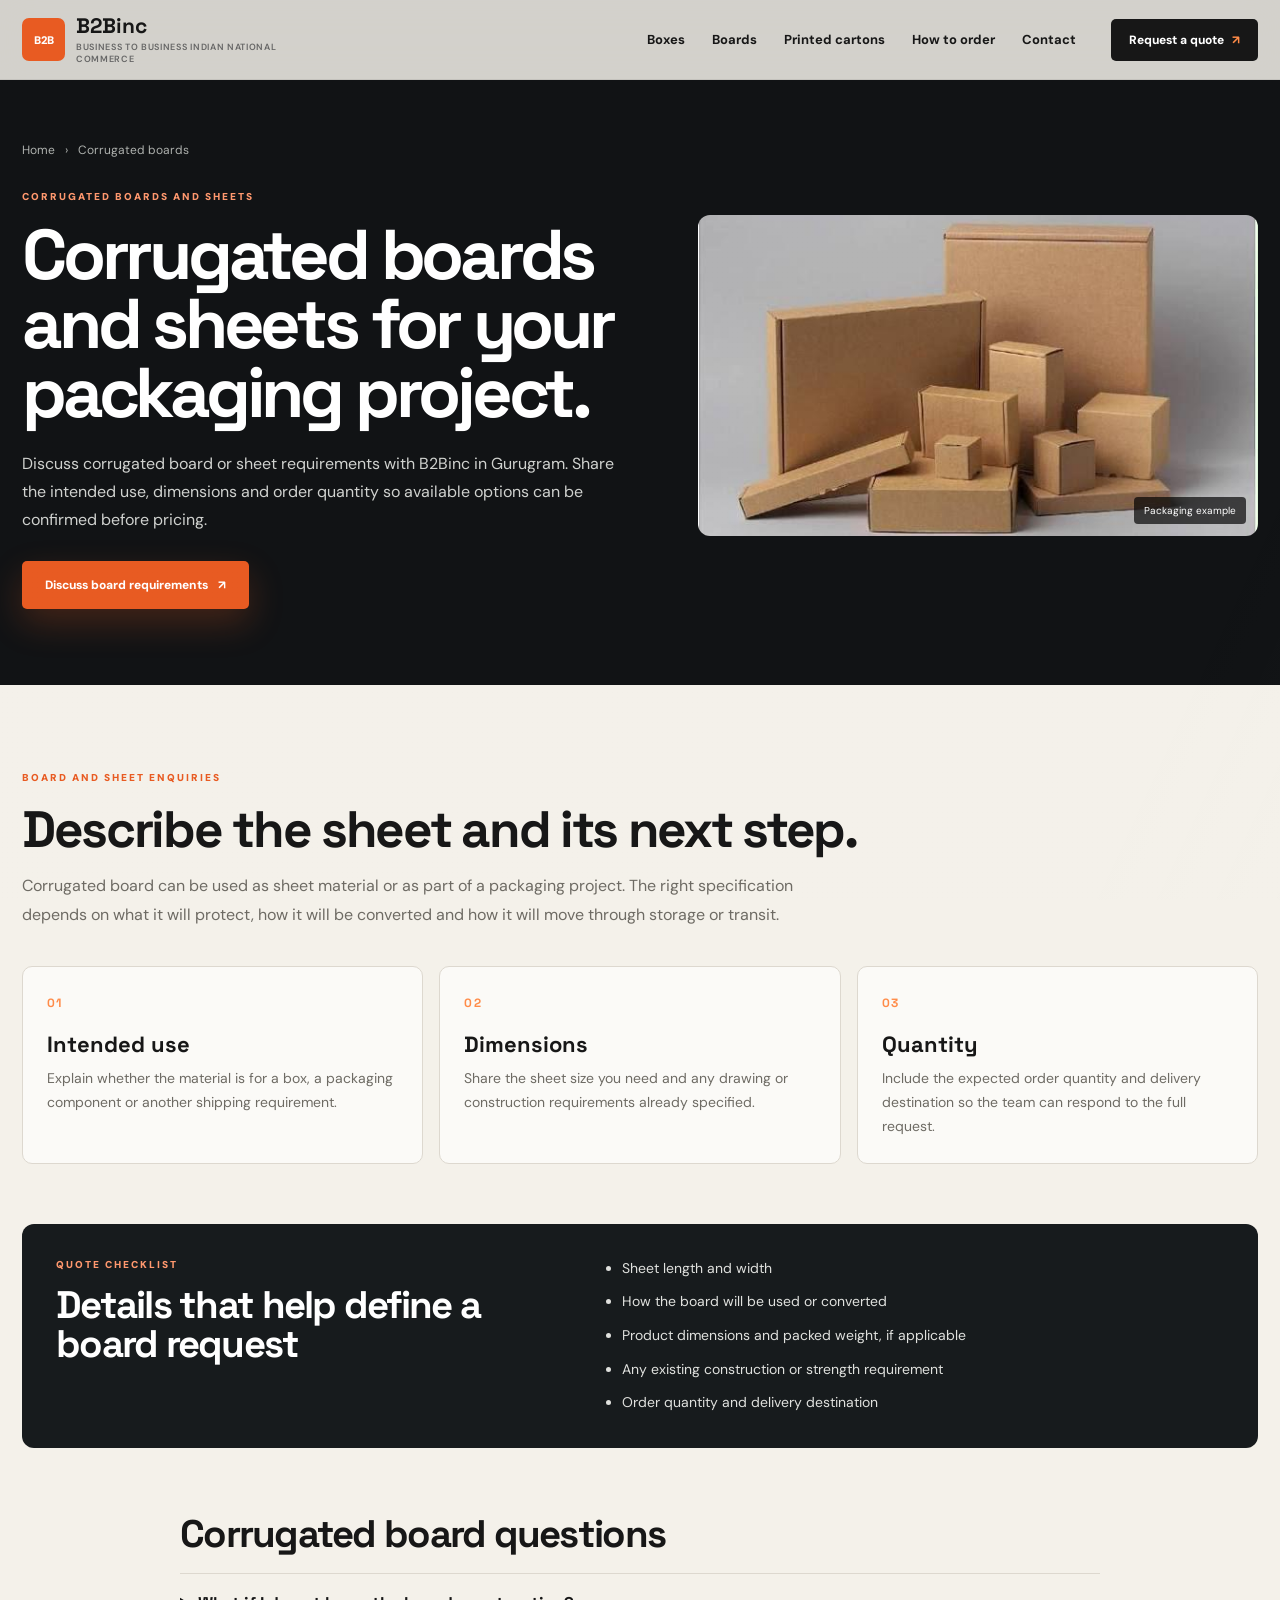
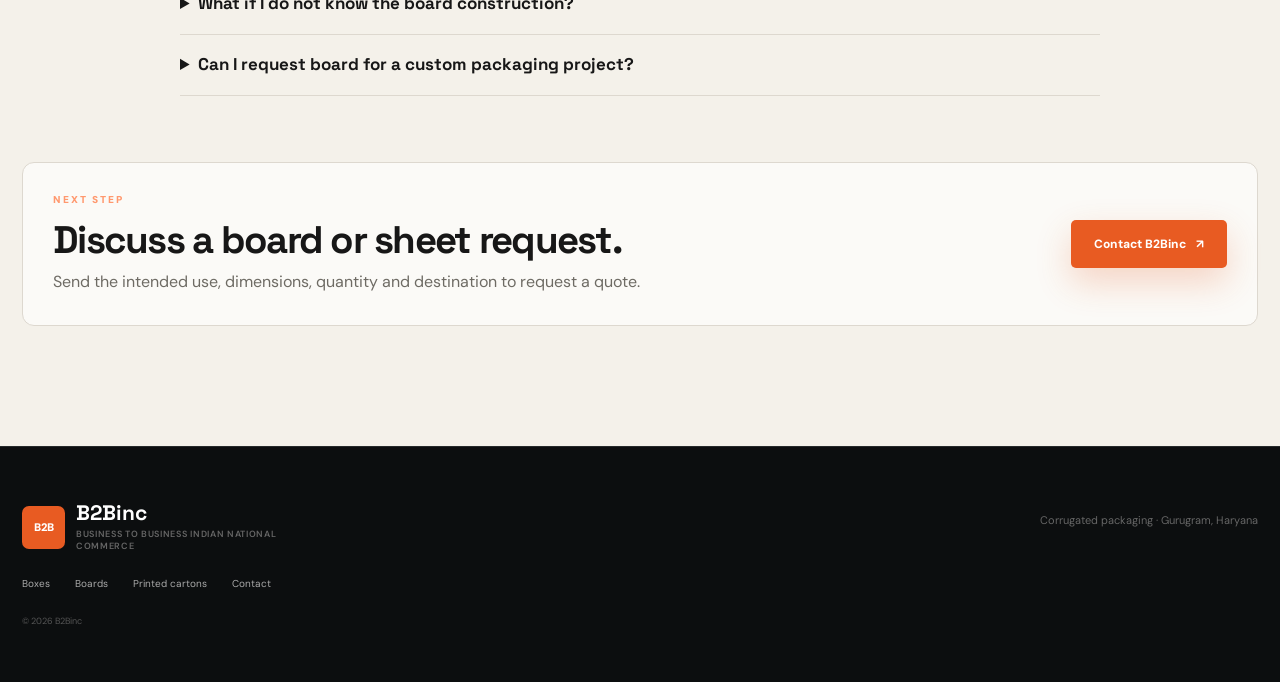
<file: corrugated-boards.html>
<!doctype html>
<html lang="en-IN">
<head>
  <meta charset="utf-8">
  <meta name="viewport" content="width=device-width, initial-scale=1">
  <title>Corrugated Boards &amp; Sheets in Gurugram | B2Binc</title>
  <meta name="description" content="Discuss corrugated board and sheet requirements with B2Binc in Gurugram. Share intended use, dimensions and quantity to confirm options and request a quote.">
  <meta name="robots" content="index,follow,max-image-preview:large">
  <link rel="canonical" href="https://b2binc.in/corrugated-boards.html">
  <meta property="og:type" content="website">
  <meta property="og:site_name" content="B2Binc">
  <meta property="og:locale" content="en_IN">
  <meta property="og:title" content="Corrugated Boards &amp; Sheets in Gurugram | B2Binc">
  <meta property="og:description" content="Discuss corrugated board and sheet requirements with B2Binc in Gurugram. Share intended use, dimensions and quantity to confirm options and request a quote.">
  <meta property="og:url" content="https://b2binc.in/corrugated-boards.html">
  <meta property="og:image" content="https://b2binc.in/assets/custom-boxes.jpeg">
  <meta property="og:image:alt" content="Corrugated board and box packaging example">
  <meta name="twitter:card" content="summary_large_image">
  <meta name="twitter:title" content="Corrugated Boards &amp; Sheets in Gurugram | B2Binc">
  <meta name="twitter:description" content="Discuss corrugated board and sheet requirements with B2Binc in Gurugram.">
  <meta name="twitter:image" content="https://b2binc.in/assets/custom-boxes.jpeg">
  <link rel="icon" type="image/svg+xml" href="assets/b2binc-favicon.svg?v=2">
  <link rel="preconnect" href="https://fonts.googleapis.com">
  <link rel="preconnect" href="https://fonts.gstatic.com" crossorigin>
  <link href="https://fonts.googleapis.com/css2?family=DM+Sans:wght@400;500;600;700;800&family=Space+Grotesk:wght@400;500;600;700&display=swap" rel="stylesheet">
  <link rel="stylesheet" href="styles.css">
  <link rel="stylesheet" href="seo-pages.css">
  <script type="application/ld+json">
  {"@context":"https://schema.org","@graph":[
    {"@type":"Organization","@id":"https://b2binc.in/#organization","name":"B2Binc","url":"https://b2binc.in/","email":"info@b2binc.in","telephone":"+919999840805","address":{"@type":"PostalAddress","addressLocality":"Gurugram","addressRegion":"Haryana","addressCountry":"IN"}},
    {"@type":"WebSite","@id":"https://b2binc.in/#website","url":"https://b2binc.in/","name":"B2Binc","publisher":{"@id":"https://b2binc.in/#organization"},"inLanguage":"en-IN"},
    {"@type":"WebPage","@id":"https://b2binc.in/corrugated-boards.html#webpage","url":"https://b2binc.in/corrugated-boards.html","name":"Corrugated Boards & Sheets in Gurugram | B2Binc","description":"Discuss corrugated board and sheet requirements with B2Binc in Gurugram.","isPartOf":{"@id":"https://b2binc.in/#website"},"about":{"@id":"https://b2binc.in/#organization"},"inLanguage":"en-IN"},
    {"@type":"BreadcrumbList","itemListElement":[{"@type":"ListItem","position":1,"name":"Home","item":"https://b2binc.in/"},{"@type":"ListItem","position":2,"name":"Corrugated boards and sheets","item":"https://b2binc.in/corrugated-boards.html"}]}
  ]}
  </script>
</head>
<body class="seo-page-body">
  <div class="top-progress" aria-hidden="true"></div><div class="grain" aria-hidden="true"></div>
  <header class="header">
    <a class="logo" href="/" aria-label="B2Binc home"><span class="logo-mark">B2B</span><span><b>B2Binc</b><small>BUSINESS TO BUSINESS INDIAN NATIONAL COMMERCE</small></span></a>
    <button class="hamburger" type="button" aria-label="Open navigation" aria-controls="site-nav" aria-expanded="false">☰</button>
    <nav id="site-nav" aria-label="Main navigation"><a href="/corrugated-boxes.html">Boxes</a><a href="/corrugated-boards.html" aria-current="page">Boards</a><a href="/printed-cartons.html">Printed cartons</a><a href="/#how-to-quote">How to order</a><a href="/#contact">Contact</a></nav>
    <a class="header-cta" href="/#contact">Request a quote <span>↗</span></a>
  </header>
  <main class="seo-page-main">
    <section class="seo-page-hero">
      <div class="seo-page-hero-inner">
        <nav class="seo-breadcrumb" aria-label="Breadcrumb"><a href="/">Home</a><span aria-hidden="true">›</span><span>Corrugated boards</span></nav>
        <p class="label">CORRUGATED BOARDS AND SHEETS</p>
        <h1>Corrugated boards and sheets for your packaging project.</h1>
        <p class="seo-page-lede">Discuss corrugated board or sheet requirements with B2Binc in Gurugram. Share the intended use, dimensions and order quantity so available options can be confirmed before pricing.</p>
        <a class="button orange" href="/#contact">Discuss board requirements <b>↗</b></a>
      </div>
      <figure class="seo-page-hero-image">
        <img src="assets/custom-boxes.jpeg" alt="Corrugated board and box packaging example" width="588" height="390" fetchpriority="high" decoding="async">
        <figcaption>Packaging example</figcaption>
      </figure>
    </section>
    <section class="section seo-page-content">
      <div class="seo-page-intro">
        <p class="label">BOARD AND SHEET ENQUIRIES</p>
        <h2>Describe the sheet and its next step.</h2>
        <p>Corrugated board can be used as sheet material or as part of a packaging project. The right specification depends on what it will protect, how it will be converted and how it will move through storage or transit.</p>
      </div>
      <div class="seo-detail-grid">
        <article><span>01</span><h3>Intended use</h3><p>Explain whether the material is for a box, a packaging component or another shipping requirement.</p></article>
        <article><span>02</span><h3>Dimensions</h3><p>Share the sheet size you need and any drawing or construction requirements already specified.</p></article>
        <article><span>03</span><h3>Quantity</h3><p>Include the expected order quantity and delivery destination so the team can respond to the full request.</p></article>
      </div>
      <section class="seo-request-box">
        <div><p class="label">QUOTE CHECKLIST</p><h2>Details that help define a board request</h2></div>
        <ul>
          <li>Sheet length and width</li>
          <li>How the board will be used or converted</li>
          <li>Product dimensions and packed weight, if applicable</li>
          <li>Any existing construction or strength requirement</li>
          <li>Order quantity and delivery destination</li>
        </ul>
      </section>
      <section class="seo-faq">
        <h2>Corrugated board questions</h2>
        <details><summary>What if I do not know the board construction?</summary><p>Describe the end use, product and handling conditions. If you have an existing sample, drawing or specification, include its details in your enquiry.</p></details>
        <details><summary>Can I request board for a custom packaging project?</summary><p>Yes. Share the way the board will be used, the required sheet dimensions and quantity. B2Binc will confirm which options are available for the request.</p></details>
      </section>
      <div class="seo-page-cta"><div><p class="label">NEXT STEP</p><h2>Discuss a board or sheet request.</h2><p>Send the intended use, dimensions, quantity and destination to request a quote.</p></div><a class="button orange" href="/#contact">Contact B2Binc <b>↗</b></a></div>
    </section>
  </main>
  <footer><div class="footer-inner"><div class="logo"><span class="logo-mark">B2B</span><span><b>B2Binc</b><small>BUSINESS TO BUSINESS INDIAN NATIONAL COMMERCE</small></span></div><p>Corrugated packaging · Gurugram, Haryana</p><div class="footer-links"><a href="/corrugated-boxes.html">Boxes</a><a href="/corrugated-boards.html">Boards</a><a href="/printed-cartons.html">Printed cartons</a><a href="/#contact">Contact</a></div><small>© <span id="year"></span> B2Binc</small></div></footer>
  <script src="script.js" defer></script>
</body>
</html>
</file>
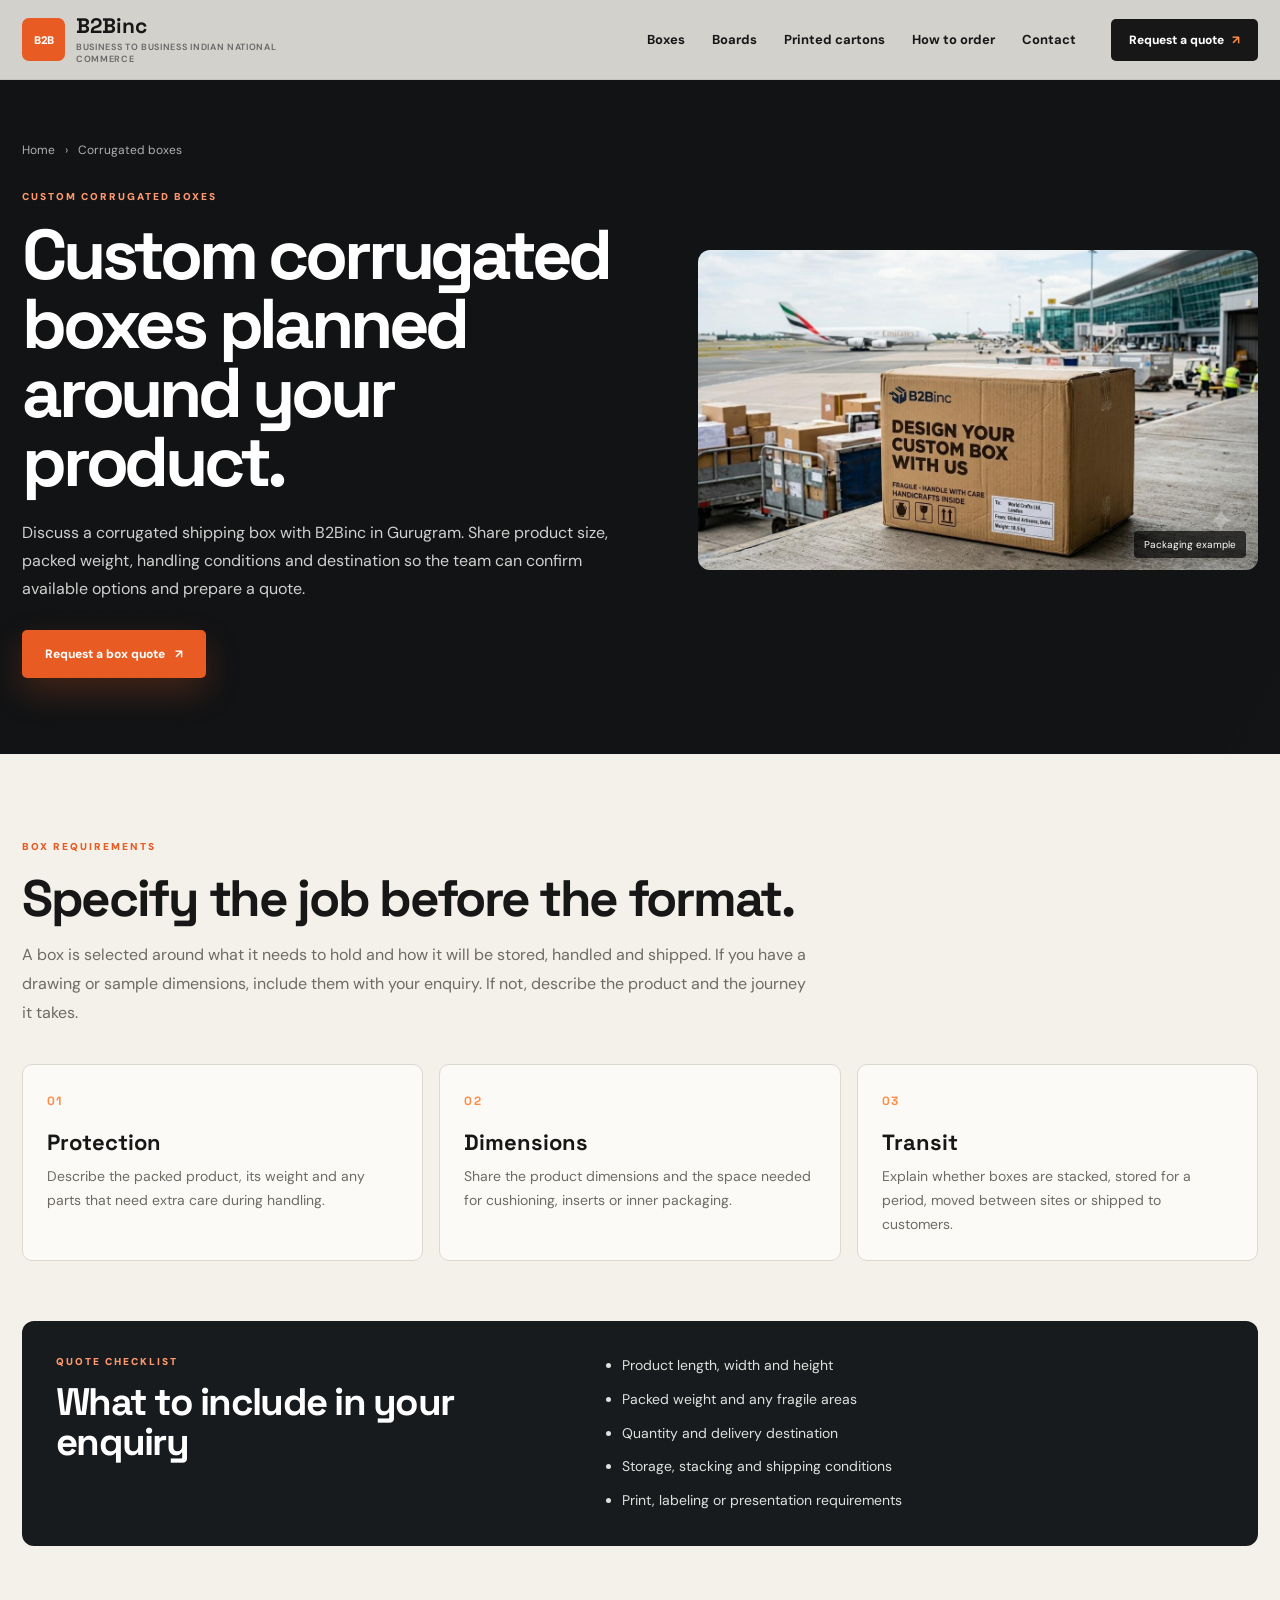
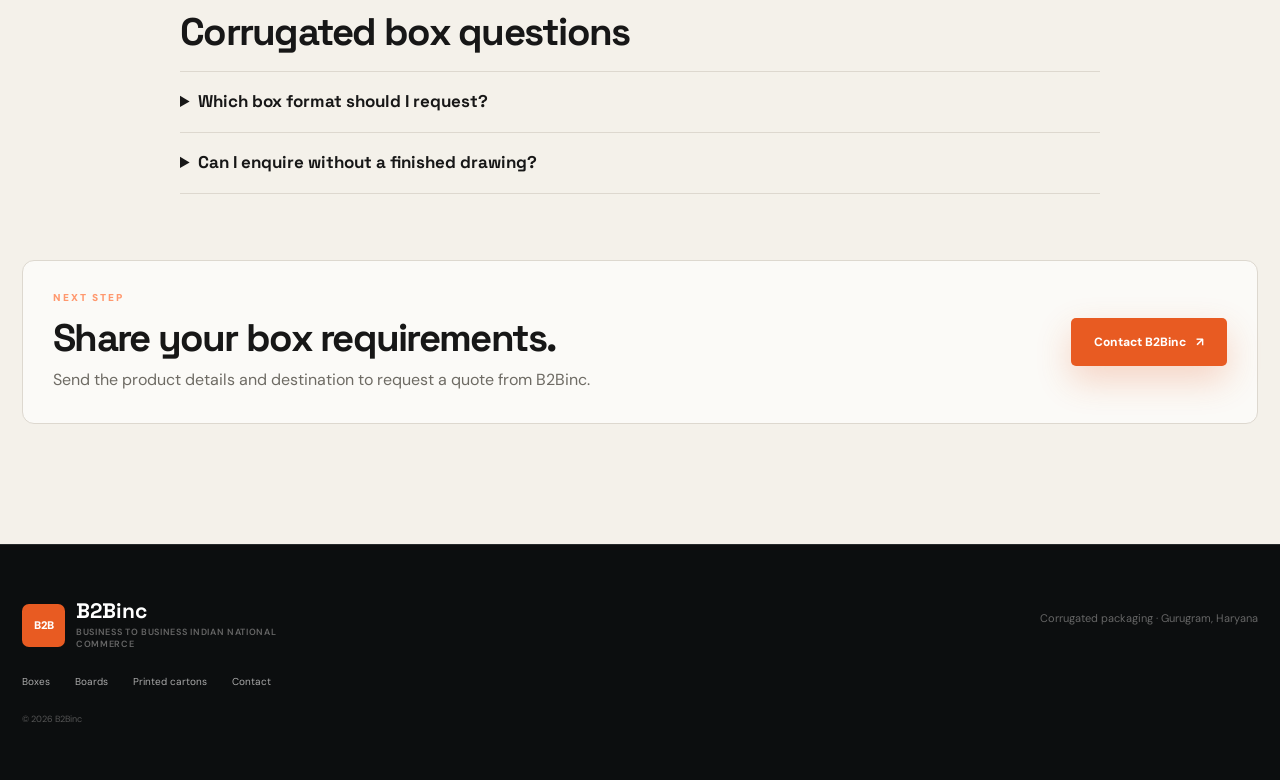
<file: corrugated-boxes.html>
<!doctype html>
<html lang="en-IN">
<head>
  <meta charset="utf-8">
  <meta name="viewport" content="width=device-width, initial-scale=1">
  <title>Custom Corrugated Boxes in Gurugram | B2Binc</title>
  <meta name="description" content="Discuss custom corrugated shipping boxes with B2Binc in Gurugram. Share product size, packed weight, quantity and destination to request a quote.">
  <meta name="robots" content="index,follow,max-image-preview:large">
  <link rel="canonical" href="https://b2binc.in/corrugated-boxes.html">
  <meta property="og:type" content="website">
  <meta property="og:site_name" content="B2Binc">
  <meta property="og:locale" content="en_IN">
  <meta property="og:title" content="Custom Corrugated Boxes in Gurugram | B2Binc">
  <meta property="og:description" content="Discuss custom corrugated shipping boxes with B2Binc in Gurugram. Share product size, packed weight, quantity and destination to request a quote.">
  <meta property="og:url" content="https://b2binc.in/corrugated-boxes.html">
  <meta property="og:image" content="https://b2binc.in/assets/product-airport-box-01.jpeg">
  <meta property="og:image:alt" content="Corrugated shipping box example">
  <meta name="twitter:card" content="summary_large_image">
  <meta name="twitter:title" content="Custom Corrugated Boxes in Gurugram | B2Binc">
  <meta name="twitter:description" content="Discuss custom corrugated shipping boxes with B2Binc in Gurugram.">
  <meta name="twitter:image" content="https://b2binc.in/assets/product-airport-box-01.jpeg">
  <link rel="icon" type="image/svg+xml" href="assets/b2binc-favicon.svg?v=2">
  <link rel="preconnect" href="https://fonts.googleapis.com">
  <link rel="preconnect" href="https://fonts.gstatic.com" crossorigin>
  <link href="https://fonts.googleapis.com/css2?family=DM+Sans:wght@400;500;600;700;800&family=Space+Grotesk:wght@400;500;600;700&display=swap" rel="stylesheet">
  <link rel="stylesheet" href="styles.css">
  <link rel="stylesheet" href="seo-pages.css">
  <script type="application/ld+json">
  {"@context":"https://schema.org","@graph":[
    {"@type":"Organization","@id":"https://b2binc.in/#organization","name":"B2Binc","url":"https://b2binc.in/","email":"info@b2binc.in","telephone":"+919999840805","address":{"@type":"PostalAddress","addressLocality":"Gurugram","addressRegion":"Haryana","addressCountry":"IN"}},
    {"@type":"WebSite","@id":"https://b2binc.in/#website","url":"https://b2binc.in/","name":"B2Binc","publisher":{"@id":"https://b2binc.in/#organization"},"inLanguage":"en-IN"},
    {"@type":"WebPage","@id":"https://b2binc.in/corrugated-boxes.html#webpage","url":"https://b2binc.in/corrugated-boxes.html","name":"Custom Corrugated Boxes in Gurugram | B2Binc","description":"Discuss custom corrugated shipping boxes with B2Binc in Gurugram.","isPartOf":{"@id":"https://b2binc.in/#website"},"about":{"@id":"https://b2binc.in/#organization"},"inLanguage":"en-IN"},
    {"@type":"BreadcrumbList","itemListElement":[{"@type":"ListItem","position":1,"name":"Home","item":"https://b2binc.in/"},{"@type":"ListItem","position":2,"name":"Corrugated boxes","item":"https://b2binc.in/corrugated-boxes.html"}]}
  ]}
  </script>
</head>
<body class="seo-page-body">
  <div class="top-progress" aria-hidden="true"></div>
  <div class="grain" aria-hidden="true"></div>
  <header class="header">
    <a class="logo" href="/" aria-label="B2Binc home"><span class="logo-mark">B2B</span><span><b>B2Binc</b><small>BUSINESS TO BUSINESS INDIAN NATIONAL COMMERCE</small></span></a>
    <button class="hamburger" type="button" aria-label="Open navigation" aria-controls="site-nav" aria-expanded="false">☰</button>
    <nav id="site-nav" aria-label="Main navigation">
      <a href="/corrugated-boxes.html" aria-current="page">Boxes</a><a href="/corrugated-boards.html">Boards</a><a href="/printed-cartons.html">Printed cartons</a><a href="/#how-to-quote">How to order</a><a href="/#contact">Contact</a>
    </nav>
    <a class="header-cta" href="/#contact">Request a quote <span>↗</span></a>
  </header>
  <main class="seo-page-main">
    <section class="seo-page-hero">
      <div class="seo-page-hero-inner">
        <nav class="seo-breadcrumb" aria-label="Breadcrumb"><a href="/">Home</a><span aria-hidden="true">›</span><span>Corrugated boxes</span></nav>
        <p class="label">CUSTOM CORRUGATED BOXES</p>
        <h1>Custom corrugated boxes planned around your product.</h1>
        <p class="seo-page-lede">Discuss a corrugated shipping box with B2Binc in Gurugram. Share product size, packed weight, handling conditions and destination so the team can confirm available options and prepare a quote.</p>
        <a class="button orange" href="/#contact">Request a box quote <b>↗</b></a>
      </div>
      <figure class="seo-page-hero-image">
        <img src="assets/product-airport-box-01.jpeg" alt="Corrugated shipping box example" width="1280" height="698" fetchpriority="high" decoding="async">
        <figcaption>Packaging example</figcaption>
      </figure>
    </section>
    <section class="section seo-page-content">
      <div class="seo-page-intro">
        <p class="label">BOX REQUIREMENTS</p>
        <h2>Specify the job before the format.</h2>
        <p>A box is selected around what it needs to hold and how it will be stored, handled and shipped. If you have a drawing or sample dimensions, include them with your enquiry. If not, describe the product and the journey it takes.</p>
      </div>
      <div class="seo-detail-grid">
        <article><span>01</span><h3>Protection</h3><p>Describe the packed product, its weight and any parts that need extra care during handling.</p></article>
        <article><span>02</span><h3>Dimensions</h3><p>Share the product dimensions and the space needed for cushioning, inserts or inner packaging.</p></article>
        <article><span>03</span><h3>Transit</h3><p>Explain whether boxes are stacked, stored for a period, moved between sites or shipped to customers.</p></article>
      </div>
      <section class="seo-request-box">
        <div><p class="label">QUOTE CHECKLIST</p><h2>What to include in your enquiry</h2></div>
        <ul>
          <li>Product length, width and height</li>
          <li>Packed weight and any fragile areas</li>
          <li>Quantity and delivery destination</li>
          <li>Storage, stacking and shipping conditions</li>
          <li>Print, labeling or presentation requirements</li>
        </ul>
      </section>
      <section class="seo-faq">
        <h2>Corrugated box questions</h2>
        <details><summary>Which box format should I request?</summary><p>Describe the product, how it will be handled and whether printing or a special shape is needed. B2Binc can confirm which formats are currently available for the order.</p></details>
        <details><summary>Can I enquire without a finished drawing?</summary><p>Yes. Start with the product dimensions, packed weight, quantity and destination. Include a drawing or sample information if you already have it.</p></details>
      </section>
      <div class="seo-page-cta"><div><p class="label">NEXT STEP</p><h2>Share your box requirements.</h2><p>Send the product details and destination to request a quote from B2Binc.</p></div><a class="button orange" href="/#contact">Contact B2Binc <b>↗</b></a></div>
    </section>
  </main>
  <footer><div class="footer-inner"><div class="logo"><span class="logo-mark">B2B</span><span><b>B2Binc</b><small>BUSINESS TO BUSINESS INDIAN NATIONAL COMMERCE</small></span></div><p>Corrugated packaging · Gurugram, Haryana</p><div class="footer-links"><a href="/corrugated-boxes.html">Boxes</a><a href="/corrugated-boards.html">Boards</a><a href="/printed-cartons.html">Printed cartons</a><a href="/#contact">Contact</a></div><small>© <span id="year"></span> B2Binc</small></div></footer>
  <script src="script.js" defer></script>
</body>
</html>
</file>
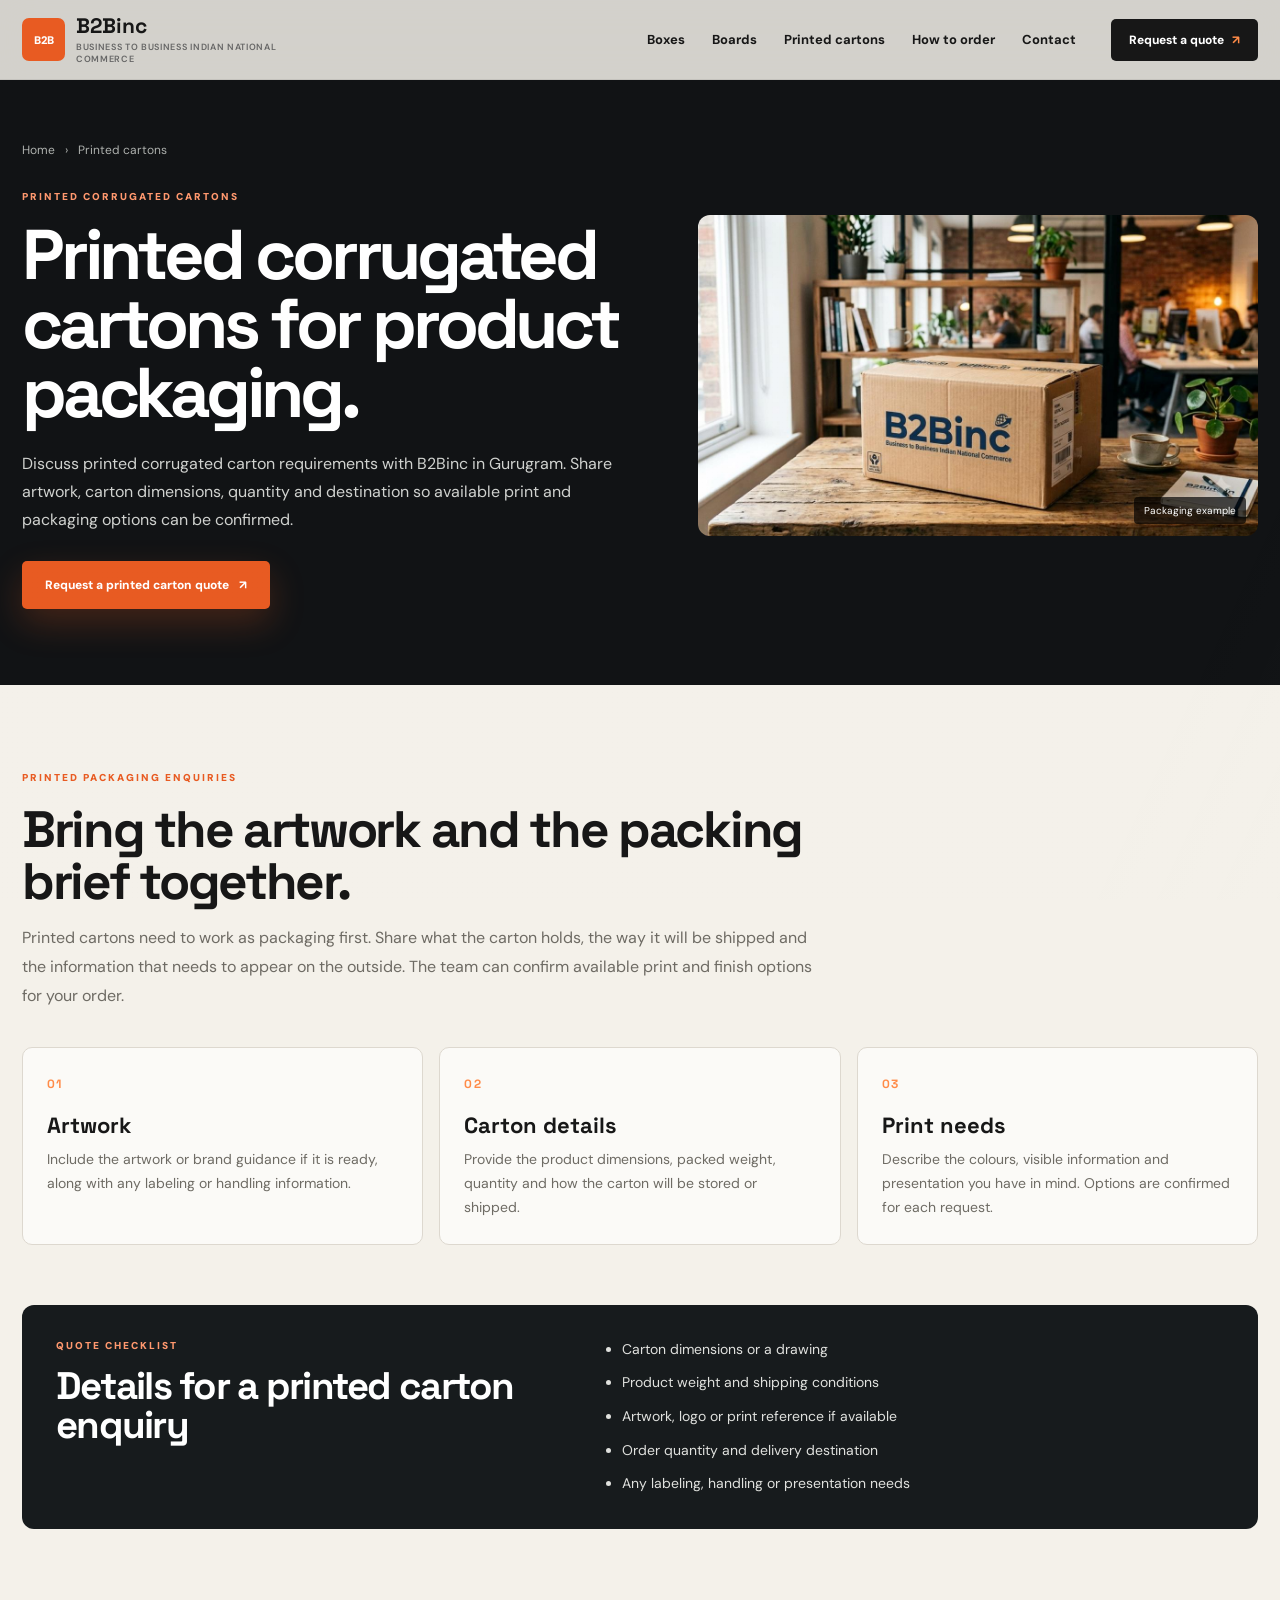
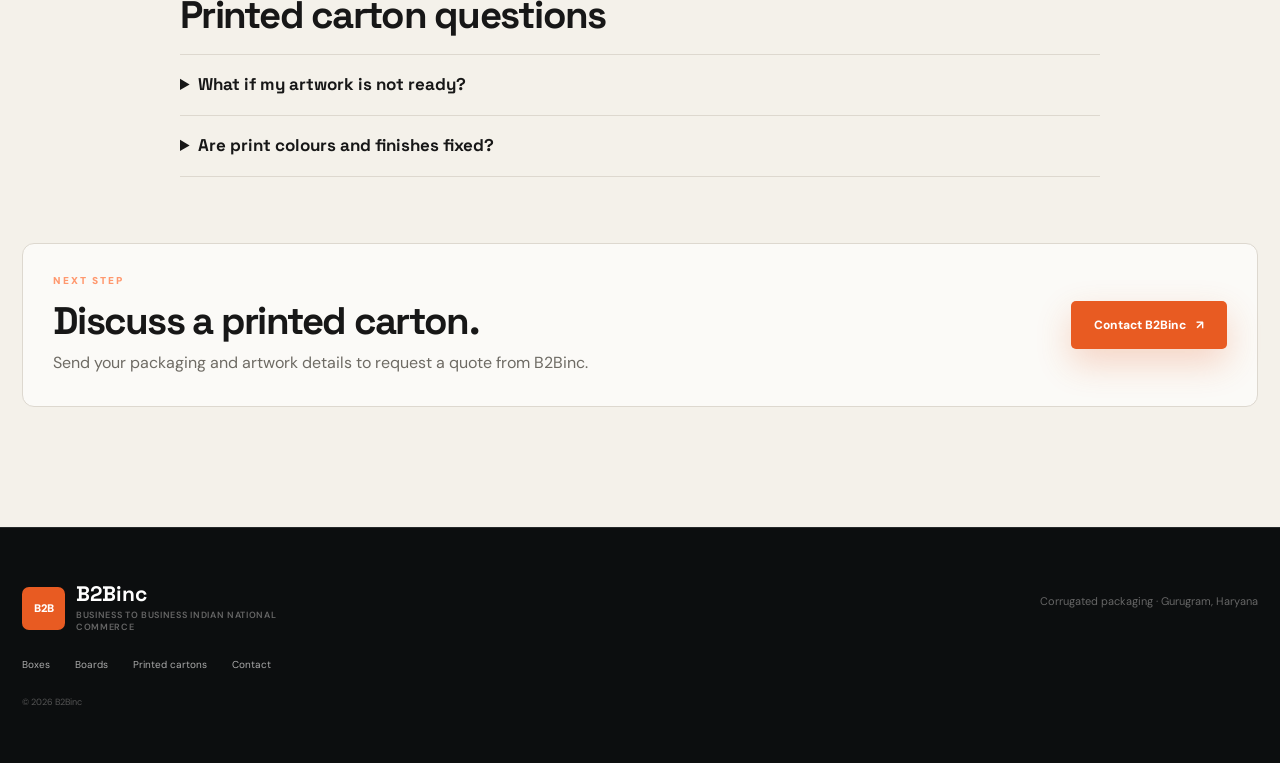
<file: printed-cartons.html>
<!doctype html>
<html lang="en-IN">
<head>
  <meta charset="utf-8">
  <meta name="viewport" content="width=device-width, initial-scale=1">
  <title>Printed Corrugated Cartons in Gurugram | B2Binc</title>
  <meta name="description" content="Discuss printed corrugated carton requirements with B2Binc in Gurugram. Share artwork, size, quantity and destination to confirm options and request a quote.">
  <meta name="robots" content="index,follow,max-image-preview:large">
  <link rel="canonical" href="https://b2binc.in/printed-cartons.html">
  <meta property="og:type" content="website">
  <meta property="og:site_name" content="B2Binc">
  <meta property="og:locale" content="en_IN">
  <meta property="og:title" content="Printed Corrugated Cartons in Gurugram | B2Binc">
  <meta property="og:description" content="Discuss printed corrugated carton requirements with B2Binc in Gurugram. Share artwork, size, quantity and destination to confirm options and request a quote.">
  <meta property="og:url" content="https://b2binc.in/printed-cartons.html">
  <meta property="og:image" content="https://b2binc.in/assets/branded-box.jpeg">
  <meta property="og:image:alt" content="Printed corrugated carton example">
  <meta name="twitter:card" content="summary_large_image">
  <meta name="twitter:title" content="Printed Corrugated Cartons in Gurugram | B2Binc">
  <meta name="twitter:description" content="Discuss printed corrugated carton requirements with B2Binc in Gurugram.">
  <meta name="twitter:image" content="https://b2binc.in/assets/branded-box.jpeg">
  <link rel="icon" type="image/svg+xml" href="assets/b2binc-favicon.svg?v=2">
  <link rel="preconnect" href="https://fonts.googleapis.com">
  <link rel="preconnect" href="https://fonts.gstatic.com" crossorigin>
  <link href="https://fonts.googleapis.com/css2?family=DM+Sans:wght@400;500;600;700;800&family=Space+Grotesk:wght@400;500;600;700&display=swap" rel="stylesheet">
  <link rel="stylesheet" href="styles.css">
  <link rel="stylesheet" href="seo-pages.css">
  <script type="application/ld+json">
  {"@context":"https://schema.org","@graph":[
    {"@type":"Organization","@id":"https://b2binc.in/#organization","name":"B2Binc","url":"https://b2binc.in/","email":"info@b2binc.in","telephone":"+919999840805","address":{"@type":"PostalAddress","addressLocality":"Gurugram","addressRegion":"Haryana","addressCountry":"IN"}},
    {"@type":"WebSite","@id":"https://b2binc.in/#website","url":"https://b2binc.in/","name":"B2Binc","publisher":{"@id":"https://b2binc.in/#organization"},"inLanguage":"en-IN"},
    {"@type":"WebPage","@id":"https://b2binc.in/printed-cartons.html#webpage","url":"https://b2binc.in/printed-cartons.html","name":"Printed Corrugated Cartons in Gurugram | B2Binc","description":"Discuss printed corrugated carton requirements with B2Binc in Gurugram.","isPartOf":{"@id":"https://b2binc.in/#website"},"about":{"@id":"https://b2binc.in/#organization"},"inLanguage":"en-IN"},
    {"@type":"BreadcrumbList","itemListElement":[{"@type":"ListItem","position":1,"name":"Home","item":"https://b2binc.in/"},{"@type":"ListItem","position":2,"name":"Printed cartons","item":"https://b2binc.in/printed-cartons.html"}]}
  ]}
  </script>
</head>
<body class="seo-page-body">
  <div class="top-progress" aria-hidden="true"></div><div class="grain" aria-hidden="true"></div>
  <header class="header">
    <a class="logo" href="/" aria-label="B2Binc home"><span class="logo-mark">B2B</span><span><b>B2Binc</b><small>BUSINESS TO BUSINESS INDIAN NATIONAL COMMERCE</small></span></a>
    <button class="hamburger" type="button" aria-label="Open navigation" aria-controls="site-nav" aria-expanded="false">☰</button>
    <nav id="site-nav" aria-label="Main navigation"><a href="/corrugated-boxes.html">Boxes</a><a href="/corrugated-boards.html">Boards</a><a href="/printed-cartons.html" aria-current="page">Printed cartons</a><a href="/#how-to-quote">How to order</a><a href="/#contact">Contact</a></nav>
    <a class="header-cta" href="/#contact">Request a quote <span>↗</span></a>
  </header>
  <main class="seo-page-main">
    <section class="seo-page-hero">
      <div class="seo-page-hero-inner">
        <nav class="seo-breadcrumb" aria-label="Breadcrumb"><a href="/">Home</a><span aria-hidden="true">›</span><span>Printed cartons</span></nav>
        <p class="label">PRINTED CORRUGATED CARTONS</p>
        <h1>Printed corrugated cartons for product packaging.</h1>
        <p class="seo-page-lede">Discuss printed corrugated carton requirements with B2Binc in Gurugram. Share artwork, carton dimensions, quantity and destination so available print and packaging options can be confirmed.</p>
        <a class="button orange" href="/#contact">Request a printed carton quote <b>↗</b></a>
      </div>
      <figure class="seo-page-hero-image">
        <img src="assets/branded-box.jpeg" alt="Printed corrugated carton example" width="1280" height="698" fetchpriority="high" decoding="async">
        <figcaption>Packaging example</figcaption>
      </figure>
    </section>
    <section class="section seo-page-content">
      <div class="seo-page-intro">
        <p class="label">PRINTED PACKAGING ENQUIRIES</p>
        <h2>Bring the artwork and the packing brief together.</h2>
        <p>Printed cartons need to work as packaging first. Share what the carton holds, the way it will be shipped and the information that needs to appear on the outside. The team can confirm available print and finish options for your order.</p>
      </div>
      <div class="seo-detail-grid">
        <article><span>01</span><h3>Artwork</h3><p>Include the artwork or brand guidance if it is ready, along with any labeling or handling information.</p></article>
        <article><span>02</span><h3>Carton details</h3><p>Provide the product dimensions, packed weight, quantity and how the carton will be stored or shipped.</p></article>
        <article><span>03</span><h3>Print needs</h3><p>Describe the colours, visible information and presentation you have in mind. Options are confirmed for each request.</p></article>
      </div>
      <section class="seo-request-box">
        <div><p class="label">QUOTE CHECKLIST</p><h2>Details for a printed carton enquiry</h2></div>
        <ul>
          <li>Carton dimensions or a drawing</li>
          <li>Product weight and shipping conditions</li>
          <li>Artwork, logo or print reference if available</li>
          <li>Order quantity and delivery destination</li>
          <li>Any labeling, handling or presentation needs</li>
        </ul>
      </section>
      <section class="seo-faq">
        <h2>Printed carton questions</h2>
        <details><summary>What if my artwork is not ready?</summary><p>You can still enquire. Share the carton size, product, quantity and intended use first, then note that artwork will follow.</p></details>
        <details><summary>Are print colours and finishes fixed?</summary><p>Print and finish options depend on the order. Include your requirements so B2Binc can confirm what is available before quoting.</p></details>
      </section>
      <div class="seo-page-cta"><div><p class="label">NEXT STEP</p><h2>Discuss a printed carton.</h2><p>Send your packaging and artwork details to request a quote from B2Binc.</p></div><a class="button orange" href="/#contact">Contact B2Binc <b>↗</b></a></div>
    </section>
  </main>
  <footer><div class="footer-inner"><div class="logo"><span class="logo-mark">B2B</span><span><b>B2Binc</b><small>BUSINESS TO BUSINESS INDIAN NATIONAL COMMERCE</small></span></div><p>Corrugated packaging · Gurugram, Haryana</p><div class="footer-links"><a href="/corrugated-boxes.html">Boxes</a><a href="/corrugated-boards.html">Boards</a><a href="/printed-cartons.html">Printed cartons</a><a href="/#contact">Contact</a></div><small>© <span id="year"></span> B2Binc</small></div></footer>
  <script src="script.js" defer></script>
</body>
</html>
</file>
<file: styles.css>
:root{
  --bg:#f4f1ea;--paper:#fbfaf7;--ink:#171717;--muted:#6e6b64;--line:#ddd8cf;
  --orange:#e85b22;--orange2:#ff8b48;--black:#111315;--dark:#171b1d;--cream:#eee5d5;
  --green:#9ebc62;--radius:22px;--shadow:0 28px 80px rgba(23,20,14,.13);
}
*{box-sizing:border-box}html{scroll-behavior:smooth}body{margin:0;background:var(--bg);color:var(--ink);font-family:"DM Sans",sans-serif;overflow-x:hidden}
body:before{content:"";position:fixed;inset:0;pointer-events:none;z-index:50;background-image:radial-gradient(rgba(0,0,0,.035) .7px,transparent .7px);background-size:5px 5px;opacity:.25}
a{text-decoration:none;color:inherit}button,input,select,textarea{font:inherit}.top-progress{position:fixed;top:0;left:0;height:4px;width:0;background:var(--orange);z-index:1000}.grain{position:fixed;inset:0;pointer-events:none;z-index:49;opacity:.07;background:linear-gradient(115deg,transparent 35%,rgba(255,255,255,.6),transparent 65%);background-size:250% 250%;animation:grain 10s linear infinite}@keyframes grain{to{background-position:-250% 0}}
.header{height:80px;position:fixed;z-index:100;top:0;left:0;right:0;padding:0 max(22px,calc((100vw - 1260px)/2));display:flex;align-items:center;gap:35px;background:rgba(244,241,234,.86);backdrop-filter:blur(18px);border-bottom:1px solid rgba(0,0,0,.07)}
.logo{display:flex;align-items:center;gap:11px;margin-right:auto}.logo-mark{width:43px;height:43px;border-radius:7px;background:var(--orange);display:grid;place-items:center;color:#fff;font-weight:900;font-size:11px}.logo b{display:block;font-family:"Space Grotesk";font-size:21px;line-height:1;font-weight:800}.logo small{display:block;max-width:220px;font-size:9px;letter-spacing:.075em;color:#666;margin-top:5px;font-weight:600}.header nav{display:flex;gap:27px;font-size:13px;font-weight:700}.header nav a{padding:10px 0;position:relative}.header nav a:after{content:"";position:absolute;bottom:3px;left:0;width:0;height:2px;background:var(--orange);transition:.25s}.header nav a:hover:after{width:100%}.header-cta{background:#171717;color:#fff;padding:13px 18px;border-radius:5px;font-size:12px;font-weight:800}.header-cta span{color:var(--orange2);margin-left:5px}.hamburger{display:none;background:none;border:0;font-size:24px}
.hero{height:920px;min-height:800px;position:relative;background:#111;color:#fff;display:flex;align-items:center;overflow:hidden}.hero-image,.hero-overlay,.hero-lines{position:absolute;inset:0}.hero-image img{width:100%;height:100%;object-fit:cover;filter:grayscale(.25) saturate(.7) contrast(1.05);transform:scale(1.06);animation:heroZoom 16s ease-in-out infinite alternate}@keyframes heroZoom{to{transform:scale(1.14) translate3d(-1%,1%,0)}}.hero-overlay{background:linear-gradient(90deg,rgba(10,13,14,.97) 0%,rgba(10,13,14,.78) 44%,rgba(10,13,14,.18) 100%),linear-gradient(0deg,rgba(10,13,14,.75),transparent 55%)}.hero-lines{background-image:linear-gradient(rgba(255,255,255,.035) 1px,transparent 1px),linear-gradient(90deg,rgba(255,255,255,.035) 1px,transparent 1px);background-size:72px 72px;mask-image:linear-gradient(to bottom,black,transparent)}
.hero-glow{position:absolute;border-radius:50%;filter:blur(30px);opacity:.35;pointer-events:none}.glow-one{width:350px;height:350px;background:var(--orange);right:5%;top:18%;animation:glowMove 8s ease-in-out infinite}.glow-two{width:220px;height:220px;background:#9fbd68;right:25%;bottom:8%;opacity:.16;animation:glowMove 10s ease-in-out infinite reverse}@keyframes glowMove{50%{transform:translate(-30px,25px) scale(1.12)}}
.hero-inner{width:min(1260px,calc(100% - 44px));margin:70px auto 0;position:relative;z-index:2}.hero-tag{font-size:10px;letter-spacing:.19em;font-weight:800;color:#ffb28e;display:flex;gap:10px;align-items:center}.hero-tag span{width:26px;height:2px;background:var(--orange)}.hero h1{font-family:"Space Grotesk";font-size:clamp(55px,7vw,102px);line-height:.92;letter-spacing:-.065em;max-width:850px;margin:25px 0 28px}.hero h1 i{color:#ff9162;font-style:italic}.hero-inner>p{max-width:600px;color:#d0d2cf;font-size:17px;line-height:1.7}.hero-buttons{display:flex;gap:10px;margin-top:32px}.button{display:inline-flex;justify-content:center;align-items:center;gap:10px;padding:15px 22px;border-radius:5px;border:1px solid transparent;font-size:12px;font-weight:800;cursor:pointer;transition:.3s}.button:hover{transform:translateY(-3px)}.button.orange{background:var(--orange);color:#fff;box-shadow:0 14px 35px rgba(232,91,34,.24)}.button.outline{color:#fff;border-color:rgba(255,255,255,.28);background:rgba(255,255,255,.04)}.hero-metrics{display:flex;gap:52px;border-top:1px solid rgba(255,255,255,.16);margin-top:70px;padding-top:22px;max-width:700px}.hero-metrics b{font-family:"Space Grotesk";font-size:32px;display:block}.hero-metrics span{font-size:9px;color:#999;text-transform:uppercase;letter-spacing:.12em}.hero-box{position:absolute;z-index:2;right:calc(8% - 150px);top:20%;width:min(434px,36.6vw);aspect-ratio:1/1.02;animation:heroFloat2D 5.8s ease-in-out infinite;filter:drop-shadow(0 28px 26px rgba(0,0,0,.42))}
.hero-box-card{position:relative;width:100%;height:100%;transform:none;transition:transform .5s ease}
.hero-box-face{position:absolute;display:block}
.hero-box-front{inset:0;padding:12% 10%;background:linear-gradient(145deg,#dca15f,#b9763b 58%,#8b4e29);border:1px solid rgba(255,255,255,.22);box-shadow:inset 15px 0 rgba(255,255,255,.06),inset -18px 0 rgba(0,0,0,.1),inset 0 0 50px rgba(255,255,255,.06),0 10px 25px rgba(0,0,0,.18);color:#24150d;overflow:hidden;transform:none}
.hero-box-front:before{content:"";position:absolute;inset:0;background:repeating-linear-gradient(90deg,rgba(80,40,15,.08) 0 1px,transparent 1px 7px);opacity:.45}
.hero-box-side,.hero-box-top{display:none}
.hero-box-brand,.hero-box-message,.hero-box-rule,.hero-box-meta,.hero-box-icons{position:relative;z-index:1}
.hero-box-brand{font-family:"Space Grotesk";font-size:clamp(14px,1.35vw,22px);font-weight:900;letter-spacing:.04em;margin-bottom:12%}
.hero-box-message{font-family:"Space Grotesk";font-size:clamp(20px,2.25vw,35px);font-weight:700;line-height:.98;letter-spacing:-.045em}
.hero-box-message strong{font-weight:900}.hero-box-rule{height:2px;background:#24150d;width:38%;margin:10% 0 6%}
.hero-box-meta{display:flex;gap:7px;flex-wrap:wrap;font-size:7px;font-weight:900;letter-spacing:.08em}
.hero-box-icons{position:absolute;bottom:8%;left:10%;display:flex;gap:8px}.hero-box-icons span{width:27px;height:27px;border:2px solid #24150d;border-radius:4px;display:grid;place-items:center;font-size:13px;font-weight:900}
@keyframes heroFloat2D{0%,100%{transform:translateY(0) rotateZ(-3deg)}50%{transform:translateY(-40px) rotateZ(3deg)}}
.scroll-hint{position:absolute;bottom:28px;right:5%;font-size:9px;letter-spacing:.2em;color:#a8aaa8}.scroll-hint span{color:var(--orange2);font-size:17px;margin-left:8px}
.ticker{background:var(--orange);color:#fff;overflow:hidden;padding:16px 0;font-size:11px;font-weight:900;letter-spacing:.15em}.ticker-track{display:flex;gap:22px;width:max-content;align-items:center;animation:ticker 32s linear infinite}.ticker b{opacity:.55}@keyframes ticker{to{transform:translateX(-50%)}}
.section{width:min(1260px,calc(100% - 44px));margin:auto;padding:120px 0}.label{font-size:10px;letter-spacing:.2em;color:var(--orange);font-weight:900;margin:0 0 20px}.section-number{font-size:110px;color:#d8d3c8;font-family:"Space Grotesk";font-weight:800;line-height:1}.intro{display:grid;grid-template-columns:220px 1fr;gap:60px}.intro-copy h2,.heading h2,.quality h2,.cta-copy h2{font-family:"Space Grotesk";font-size:clamp(45px,5.5vw,76px);line-height:.96;letter-spacing:-.055em;margin:0 0 25px}.intro-copy h2 em,.heading h2 em,.quality h2 em,.cta-copy h2 em{font-style:italic;color:var(--orange)}.intro-copy>p:not(.label){max-width:760px;color:var(--muted);line-height:1.8;font-size:16px}.promise-row{display:grid;grid-template-columns:repeat(4,1fr);border-top:1px solid var(--line);margin-top:50px}.promise-row div{padding:20px 14px 0;border-right:1px solid var(--line)}.promise-row div:last-child{border:0}.promise-row b{font-size:10px;color:var(--orange)}.promise-row span{display:block;margin-top:14px;font-size:12px;font-weight:800;line-height:1.35}
.heading{display:flex;justify-content:space-between;align-items:end;gap:60px;margin-bottom:42px}.heading>p{max-width:480px;color:var(--muted);line-height:1.75;font-size:14px;margin:0 0 4px}.filters{display:flex;flex-wrap:wrap;gap:7px;margin-bottom:20px}.filters button{border:1px solid var(--line);background:#fff;border-radius:100px;padding:9px 15px;color:#68645e;font-size:11px;font-weight:800;cursor:pointer}.filters button.active,.filters button:hover{background:#171717;color:#fff;border-color:#171717}.product-grid{display:grid;grid-template-columns:repeat(3,1fr);gap:17px}.product-card{background:#fff;border:1px solid var(--line);border-radius:17px;overflow:hidden;transition:.45s;box-shadow:0 0 0 rgba(0,0,0,0)}.product-card:hover{transform:translateY(-9px) rotateX(1deg);box-shadow:var(--shadow)}.product-card.hide{display:none}.pc-image{height:250px;position:relative;overflow:hidden;background:#ddd}.pc-image img{width:100%;height:100%;object-fit:cover;transition:1s}.product-card:hover .pc-image img{transform:scale(1.09)}.pc-image span{position:absolute;top:12px;right:12px;padding:6px 9px;border-radius:100px;background:rgba(0,0,0,.72);color:#fff;font-size:8px;letter-spacing:.15em}.pc-body{padding:20px}.pc-body small{color:var(--orange);font-weight:900}.pc-body h3{font-family:"Space Grotesk";font-size:20px;margin:8px 0}.pc-body p{color:#777;line-height:1.6;font-size:13px;margin:0}
.machine-section{position:relative;background:#121617;color:#fff;overflow:hidden}.machine-bg{position:absolute;inset:0;background:radial-gradient(circle at 75% 20%,rgba(232,91,34,.18),transparent 30%),linear-gradient(120deg,#101314,#1a1e1f 55%,#111)}.machine-content{position:relative}.heading.light>p{color:#999}.heading.light h2{color:#fff}.machine-floor{height:260px;border-top:1px solid rgba(255,255,255,.08);border-bottom:1px solid rgba(255,255,255,.08);margin:30px 0 20px;display:grid;place-items:center;overflow:hidden}.conveyor{width:90%;height:130px;position:relative;transform:perspective(700px) rotateX(30deg);transform-style:preserve-3d}.conveyor-belt{position:absolute;left:0;right:0;bottom:20px;height:70px;border:8px solid #454b4d;background:repeating-linear-gradient(90deg,#262b2d 0 45px,#303638 45px 52px);box-shadow:0 20px 50px rgba(0,0,0,.45);animation:belt 2s linear infinite}.conveyor-belt span{display:inline-block;width:4px;height:54px;background:#666;margin:0 20px;opacity:.25}@keyframes belt{to{background-position:-104px 0}}.conveyor-box{position:absolute;width:70px;height:55px;bottom:68px;background:#a86a37;border:1px solid #d89c61;display:grid;place-items:center;color:#24150d;font-size:10px;font-weight:900;box-shadow:0 12px 20px rgba(0,0,0,.35);animation:travel 7s linear infinite}.cb1{left:8%}.cb2{left:45%;animation-delay:-2.4s}.cb3{left:75%;animation-delay:-4.8s}@keyframes travel{0%{transform:translateX(-50px)}100%{transform:translateX(120px)}}.machine-grid{display:grid;grid-template-columns:repeat(4,1fr);gap:12px}.machine-card{padding:27px 22px;border:1px solid rgba(255,255,255,.1);border-radius:15px;background:rgba(255,255,255,.035);transition:.4s}.machine-card:hover{background:rgba(232,91,34,.08);border-color:rgba(232,91,34,.5);transform:translateY(-8px)}.machine-card>span{font-size:9px;color:var(--orange2);letter-spacing:.2em}.machine-card h3{font-family:"Space Grotesk";font-size:17px;margin:18px 0 7px}.machine-card p{color:#999;font-size:12px;line-height:1.6;margin:0}.machine-icon{height:70px;position:relative;margin:12px 0}.machine-icon:before,.machine-icon:after{content:"";position:absolute}.corrugator:before{left:5%;right:5%;bottom:15px;height:16px;border:2px solid #9aa0a1;border-radius:3px;box-shadow:0 -22px 0 -5px #555}.corrugator:after{left:15%;right:15%;bottom:0;height:7px;background:var(--orange)}.printer:before{left:10%;top:14px;width:80%;height:48px;border:2px solid #8e9597;border-radius:5px;box-shadow:inset 25px 0 #333,inset 52px 0 #555}.printer:after{left:22%;top:5px;width:8px;height:65px;background:var(--orange);box-shadow:32px 0 #777,64px 0 #777}.glue:before{left:7%;right:7%;bottom:15px;height:11px;background:#777;box-shadow:0 -24px 0 -2px #444}.glue:after{width:18px;height:55px;left:44%;top:0;background:var(--orange);border-radius:5px}.lab:before{width:55px;height:42px;left:28%;top:12px;border:3px solid #aaa;border-top:0}.lab:after{width:75px;height:7px;left:20%;top:8px;background:#777}.reference-metrics{display:grid;grid-template-columns:repeat(4,1fr);gap:1px;background:rgba(255,255,255,.1);margin-top:35px;border:1px solid rgba(255,255,255,.1)}.reference-metrics>div{padding:25px;background:#15191a}.reference-metrics b{font-family:"Space Grotesk";font-size:29px}.reference-metrics b small{font-size:11px;color:#999}.reference-metrics span{display:block;color:#888;font-size:9px;text-transform:uppercase;letter-spacing:.1em;margin-top:6px}.reference-metrics p{grid-column:1/-1;padding:12px 20px;margin:0;background:#1d2223;color:#777;font-size:10px}
.quality{display:grid;grid-template-columns:.75fr 1.25fr;gap:80px;align-items:center}.quality-intro>p:not(.label){color:var(--muted);line-height:1.7;font-size:14px}.test-dashboard{background:#171b1c;border-radius:20px;padding:10px;color:#fff;box-shadow:var(--shadow)}.test-tabs{display:flex;gap:4px}.test-tabs button{flex:1;padding:12px;border:0;border-radius:9px;background:transparent;color:#888;cursor:pointer;font-weight:800;font-size:11px}.test-tabs button.active{background:#282e30;color:#fff}.test-panel{display:grid;grid-template-columns:180px 1fr;align-items:center;gap:35px;padding:45px 35px}.test-panel.hidden{display:none}.gauge{width:155px;height:155px;border-radius:50%;background:conic-gradient(var(--orange) 0 78%,#303638 78%);display:grid;place-items:center;animation:spinGauge 1.2s ease both}.gauge-ring{width:118px;height:118px;border-radius:50%;background:#171b1c;display:grid;place-items:center;align-content:center;text-align:center}.gauge-ring b{font-family:"Space Grotesk";font-size:37px}.gauge-ring small{font-size:8px;color:#777;letter-spacing:.16em}.test-panel h3{font-family:"Space Grotesk";font-size:28px;margin:0 0 8px}.test-panel p{color:#888}.test-pills{display:flex;flex-wrap:wrap;gap:7px}.test-pills span{border:1px solid #353b3d;padding:7px 9px;border-radius:100px;font-size:9px;color:#b4b7b7}@keyframes spinGauge{from{transform:rotate(-30deg);opacity:.2}to{transform:none;opacity:1}}
.specs{padding-top:0}.spec-card{background:var(--cream);border:1px solid #ddd2c0;border-radius:18px;padding:30px}.spec-top{display:flex;justify-content:space-between;border-bottom:1px solid #d2c5b2;padding-bottom:14px;font-size:9px;letter-spacing:.17em;font-weight:900}.spec-top b{color:var(--orange);font-size:13px}.spec-body{display:grid;grid-template-columns:repeat(4,1fr);margin:25px 0}.spec-body div{padding:15px;border-right:1px solid #d2c5b2}.spec-body div:last-child{border:0}.spec-body span{display:block;color:#777;font-size:8px;letter-spacing:.12em}.spec-body b{display:block;font-family:"Space Grotesk";font-size:25px;margin-top:7px}.spec-card>small{color:#877c6b;font-size:9px}


.cta-section{background:#111;color:#fff;position:relative;overflow:hidden}.cta-bg{position:absolute;inset:0;background:radial-gradient(circle at 20% 30%,rgba(232,91,34,.22),transparent 35%),linear-gradient(120deg,#111,#181d1e)}.cta-grid{position:relative;display:grid;grid-template-columns:.9fr 1.1fr;gap:60px}.cta-copy h2{font-size:clamp(50px,6vw,78px)}.cta-copy>p:not(.label){max-width:480px;color:#999;line-height:1.7;font-size:14px}.contact-list{display:grid;grid-template-columns:1fr 1fr;gap:18px;margin-top:45px}.contact-list small{display:block;color:#666;letter-spacing:.16em;font-size:8px}.contact-list b{font-size:12px;display:block;margin-top:5px}.quote-form{display:grid;grid-template-columns:1fr 1fr;gap:15px;background:#f5f2eb;color:#171717;border-radius:18px;padding:35px;align-content:center}.quote-form label{font-size:10px;font-weight:900;color:#555}.quote-form input,.quote-form select,.quote-form textarea{width:100%;display:block;margin-top:7px;border:1px solid #d8d2c7;background:#fff;border-radius:6px;padding:12px;outline:none}.quote-form textarea{resize:vertical}.quote-form input:focus,.quote-form select:focus,.quote-form textarea:focus{border-color:var(--orange);box-shadow:0 0 0 3px rgba(232,91,34,.09)}.full{grid-column:1/-1}.form-status{color:#277c49;font-size:10px;line-height:1.5}
footer{background:#0c0e0f;color:#fff;border-top:1px solid #262a2b}.footer-inner{width:min(1260px,calc(100% - 44px));margin:auto;padding:55px 0;display:grid;grid-template-columns:1fr auto;gap:25px}.footer-inner .logo{margin:0}.footer-inner p{color:#666;font-size:11px}.footer-links{display:flex;gap:25px;font-size:10px;color:#aaa}.footer-inner>small{grid-column:1/-1;color:#555;font-size:9px}
.reveal{opacity:0;transform:translateY(35px);transition:opacity .8s ease,transform .8s ease}.reveal.visible{opacity:1;transform:none}
@media(max-width:950px){.header nav{display:none}.hamburger{display:block}.header-cta{display:none}.header .logo{margin-right:auto}.hero-box{right:-10px;top:310px;width:230px;opacity:.9}.intro,.quality,.cta-grid{grid-template-columns:1fr}.intro{gap:25px}.section-number{font-size:70px}.product-grid{grid-template-columns:1fr 1fr}.machine-grid{grid-template-columns:1fr 1fr}.reference-metrics{grid-template-columns:1fr 1fr}.heading{display:block}.heading>p{margin-top:20px}}
@media(max-width:620px){.header{height:70px;padding:0 17px}.hero{height:850px;min-height:0;align-items:flex-start}.hero-inner{margin-top:88px}.hero h1{font-size:54px}.hero-metrics{gap:20px}.hero-metrics b{font-size:26px}.hero-metrics span{font-size:8px}.hero-buttons{flex-direction:column;align-items:flex-start}.section{padding:80px 0}.intro{display:block}.section-number{margin-bottom:20px}.promise-row{grid-template-columns:1fr 1fr}.promise-row div{min-height:90px}.product-grid{grid-template-columns:1fr}.machine-grid{grid-template-columns:1fr}.reference-metrics{grid-template-columns:1fr 1fr}.test-panel{grid-template-columns:1fr;padding:35px 20px;text-align:center}.test-panel>div:last-child{display:block}.gauge{margin:auto}.test-pills{justify-content:center}.spec-body{grid-template-columns:1fr 1fr}.spec-body div{border-bottom:1px solid #d2c5b2}.contact-list{grid-template-columns:1fr}.quote-form{grid-template-columns:1fr;padding:22px}.full{grid-column:auto}.footer-inner{grid-template-columns:1fr}.footer-links{flex-wrap:wrap}.footer-inner>small{grid-column:auto}}

@media(min-width:621px) and (max-width:950px){
  .hero-box{right:4%;width:250px;top:36%}
  .hero h1{max-width:700px}
}
@media(prefers-reduced-motion:reduce){
  *,*::before,*::after{animation-duration:.001ms!important;animation-iteration-count:1!important;scroll-behavior:auto!important;transition-duration:.001ms!important}
}

.machine-gallery{display:grid;grid-template-columns:repeat(2,1fr);gap:14px;margin-top:24px}
.machine-photo{position:relative;border:1px solid rgba(255,255,255,.1);border-radius:16px;overflow:hidden;background:#15191a;min-height:300px}
.machine-photo img{width:100%;height:240px;display:block;object-fit:cover;background:#171b1c;transition:transform .7s ease}
.machine-photo:hover img{transform:scale(1.025)}
.machine-photo>div{padding:18px 20px 20px}
.machine-photo span{font-size:8px;letter-spacing:.16em;color:#ff986e;font-weight:900}
.machine-photo h3{font-family:"Space Grotesk";font-size:20px;margin:8px 0 5px}
.machine-photo p{color:#8f9697;font-size:11px;line-height:1.55;margin:0}
.machine-photo-wide{grid-column:1/-1;display:grid;grid-template-columns:1.4fr .6fr;align-items:center}
.machine-photo-wide img{height:280px}
.infra-reference{margin-top:14px;border:1px solid rgba(255,255,255,.1);border-radius:14px;padding:20px 22px;background:rgba(255,255,255,.025)}
.infra-reference b{font-family:"Space Grotesk";font-size:15px}
.infra-reference p{margin:8px 0 0;color:#858c8d;font-size:11px;line-height:1.7}
.spec-details{display:grid;grid-template-columns:repeat(3,1fr);gap:1px;background:#d7cdbd;border-top:1px solid #d7cdbd}
.spec-details>div{background:#f5efe4;padding:22px}
.spec-details b{font-family:"Space Grotesk";font-size:14px}.spec-details p{font-size:11px;color:#777;line-height:1.6;margin:7px 0 0}
@media(max-width:620px){.spec-details{grid-template-columns:1fr}}

/* Clean market coverage + stable 2D conveyor */
.market-heading{margin-bottom:36px}
.market-labels{display:grid;grid-template-columns:repeat(3,1fr);border-top:1px solid var(--line);border-left:1px solid var(--line);background:#fff}
.market-labels span{position:relative;display:flex;align-items:center;min-height:72px;padding:18px 22px 18px 42px;border-right:1px solid var(--line);border-bottom:1px solid var(--line);font-family:"Space Grotesk";font-size:13px;font-weight:700;color:#252525;transition:background .25s ease,color .25s ease,transform .25s ease}
.market-labels span:before{content:"";position:absolute;left:22px;width:7px;height:7px;border-radius:50%;background:var(--orange)}
.market-labels span:hover{background:#171717;color:#fff;transform:translateY(-2px)}

/* Version-1 style conveyor: flat 2D carton cards, no perspective distortion. */
.conveyor{transform:perspective(700px) rotateX(30deg);transform-style:preserve-3d}
.conveyor-box{position:absolute;width:70px;height:55px;bottom:68px;background:#a86a37;border:1px solid #d89c61;display:grid;place-items:center;color:#24150d;font-size:10px;font-weight:900;text-align:center;box-shadow:0 12px 20px rgba(0,0,0,.35);animation:travel 7s linear infinite;transform:none!important;transform-style:flat!important;perspective:none!important}
.conveyor-box .box-front{position:static!important;display:block!important;inset:auto!important;transform:none!important;background:transparent!important;border:0!important;box-shadow:none!important;color:#24150d!important;font-size:10px!important;font-weight:900!important;text-align:center!important;line-height:1.05!important;padding:0!important}
.conveyor-box .box-front small{font-size:5px!important;letter-spacing:.05em!important}
.conveyor-box .box-side,.conveyor-box .box-top{display:none!important}
.cb1{left:8%;animation-delay:0s}.cb2{left:45%;animation-delay:-2.4s}.cb3{left:75%;animation-delay:-4.8s}
@keyframes travel{0%{transform:translateX(-50px)!important}100%{transform:translateX(120px)!important}}

@media(max-width:950px){.market-labels{grid-template-columns:1fr 1fr}}
@media(max-width:620px){.market-labels{grid-template-columns:repeat(2,minmax(0,1fr))}.market-labels span{min-height:58px;font-size:11px;line-height:1.25;padding:14px 10px 14px 30px}.market-labels span:before{left:14px;width:6px;height:6px}.conveyor-box{bottom:65px;width:70px;height:52px}}

/* V2.5 — rebuilt conveyor + dedicated testing laboratory */
.machine-floor{height:240px;margin:34px 0 28px;border:0;background:linear-gradient(180deg,rgba(255,255,255,.025),rgba(255,255,255,0));display:block;position:relative;overflow:hidden}
.conveyor-stage{position:relative;width:min(1120px,92%);height:190px;margin:25px auto 0;overflow:hidden}
.conveyor-belt{position:absolute;left:0;right:0;bottom:25px;height:52px;border:0;border-radius:8px;background:#202527;box-shadow:0 16px 28px rgba(0,0,0,.42),inset 0 2px 0 rgba(255,255,255,.08),inset 0 -4px 0 rgba(0,0,0,.45);overflow:hidden;transform:none}
.conveyor-belt:before{content:"";position:absolute;inset:7px 0;background:repeating-linear-gradient(90deg,transparent 0 46px,rgba(255,255,255,.12) 46px 50px,transparent 50px 96px);animation:beltLines 1.2s linear infinite}
.conveyor-belt:after{content:"";position:absolute;left:0;right:0;bottom:-10px;height:16px;background:#111719;border-radius:50%;box-shadow:0 6px 10px rgba(0,0,0,.5)}
.conveyor-belt .roller{display:block;position:absolute;bottom:4px;width:28px;height:28px;border-radius:50%;border:4px solid #5d6567;background:#242a2c;box-shadow:inset 0 0 0 4px #171b1c}
.conveyor-belt .r1{left:4%}.conveyor-belt .r2{left:16%}.conveyor-belt .r3{left:28%}.conveyor-belt .r4{left:40%}.conveyor-belt .r5{left:52%}.conveyor-belt .r6{left:64%}.conveyor-belt .r7{left:76%}.conveyor-belt .r8{left:88%}
.conveyor-box-2d{position:absolute;z-index:3;bottom:68px;width:105px;height:78px;animation:boxTravel2D 8.5s linear infinite;filter:drop-shadow(0 10px 9px rgba(0,0,0,.38))}
.conveyor-box-2d .box-face-2d{position:absolute;left:0;bottom:0;width:78px;height:58px;background:linear-gradient(145deg,#dca15f,#b8773c);border:1px solid #efbc7c;display:flex;flex-direction:column;justify-content:center;padding-left:10px;color:#27180e;box-sizing:border-box}
.conveyor-box-2d .box-face-2d b{font-family:"Space Grotesk";font-size:12px;letter-spacing:-.03em}.conveyor-box-2d .box-face-2d small{font-size:6px;font-weight:900;letter-spacing:.08em;margin-top:5px}
.conveyor-box-2d .box-top-2d{position:absolute;left:0;top:5px;width:78px;height:22px;background:#e7b878;border:1px solid #efc58e;clip-path:polygon(0 50%,28% 0,100% 0,72% 100%)}
.conveyor-box-2d .box-side-2d{position:absolute;left:78px;bottom:0;width:27px;height:58px;background:#955b31;border:1px solid #c68149;clip-path:polygon(0 0,100% 12%,100% 100%,0 100%)}
.conveyor-box-2d.cb1{left:0;animation-delay:-.8s}.conveyor-box-2d.cb2{left:0;animation-delay:-3.7s}.conveyor-box-2d.cb3{left:0;animation-delay:-6.6s}
@keyframes boxTravel2D{0%{transform:translateX(-150px)}100%{transform:translateX(calc(100% + 1150px))}}
@keyframes beltLines{to{transform:translateX(-96px)}}

.testing-section{display:block;background:#f4f1ea}
.testing-head{display:grid;grid-template-columns:1fr .72fr;gap:70px;align-items:end;margin-bottom:55px}.testing-head h2{font-family:"Space Grotesk";font-size:clamp(46px,5.4vw,76px);line-height:.95;letter-spacing:-.055em;margin:0}.testing-head h2 em{color:var(--orange);font-style:italic}.testing-head>p{max-width:520px;color:var(--muted);line-height:1.8;font-size:14px;margin:0 0 6px}
.testing-lab-grid{display:grid;grid-template-columns:390px 1fr;gap:18px;align-items:stretch}.testing-copy{background:#171b1c;color:#fff;border-radius:18px;padding:28px;box-shadow:var(--shadow)}
.testing-band{display:flex;justify-content:space-between;align-items:center;padding:14px 0;border-bottom:1px solid rgba(255,255,255,.12)}.testing-band span{font-family:"Space Grotesk";font-size:12px;font-weight:900;letter-spacing:.08em}.testing-band b{font-size:9px;color:var(--orange2);letter-spacing:.15em}.final-band{margin-top:26px}
.testing-list{list-style:none;padding:12px 0 0;margin:0}.testing-list li{display:flex;align-items:center;gap:12px;padding:8px 0;border-bottom:1px solid rgba(255,255,255,.07);font-size:11px;color:#c6c9c9;line-height:1.3}.testing-list li:last-child{border-bottom:0}.testing-list li span{width:24px;color:#6f7779;font-size:8px;font-weight:900;letter-spacing:.1em}
.testing-equipment-grid{display:grid;grid-template-columns:repeat(2,1fr);gap:12px}.test-equipment-card{min-height:220px;background:#fff;border:1px solid #ddd8ce;position:relative;overflow:hidden;border-radius:15px;display:grid;grid-template-rows:145px 1fr;transition:.3s}.test-equipment-card:hover{transform:translateY(-5px);box-shadow:0 18px 35px rgba(25,28,29,.11)}.test-equipment-card.featured{grid-column:span 2;grid-template-columns:1.25fr 1fr;grid-template-rows:1fr;min-height:250px}.test-equipment-card img{width:100%;height:100%;object-fit:cover;background:#fff}.test-equipment-card.featured img{min-height:250px}.test-equipment-card>div{padding:18px 19px}.test-equipment-card span{font-size:8px;color:var(--orange);font-weight:900;letter-spacing:.16em}.test-equipment-card h3{font-family:"Space Grotesk";font-size:17px;margin:7px 0}.test-equipment-card p{font-size:10px;line-height:1.55;color:#747879;margin:0}.testing-footer{display:grid;grid-template-columns:.8fr .9fr 1.3fr;gap:1px;background:#d9d4c9;margin-top:18px;border:1px solid #d9d4c9}.testing-footer div{background:#fff;padding:18px 20px}.testing-footer b{display:block;font-size:8px;letter-spacing:.15em;color:var(--orange);margin-bottom:7px}.testing-footer span{font-size:11px;color:#555b5c;line-height:1.45}

@media(max-width:950px){.testing-head{grid-template-columns:1fr;gap:20px}.testing-lab-grid{grid-template-columns:1fr}.testing-equipment-grid{grid-template-columns:1fr 1fr}.test-equipment-card.featured{grid-column:span 2}}
@media(max-width:620px){.machine-floor{height:205px}.conveyor-stage{width:94%;height:165px}.conveyor-belt{bottom:18px}.conveyor-box-2d{bottom:58px;transform-origin:center bottom;scale:.86}.testing-equipment-grid{grid-template-columns:1fr}.test-equipment-card.featured{grid-column:span 1;grid-template-columns:1fr;grid-template-rows:155px 1fr}.testing-footer{grid-template-columns:1fr}.testing-copy{padding:20px}.testing-head{margin-bottom:35px}}

/* V2.6 — clean conveyor + interactive laboratory console */
.machine-floor{height:245px;margin:34px 0 28px;background:linear-gradient(180deg,rgba(255,255,255,.025),rgba(255,255,255,0));border:0;overflow:hidden}
.conveyor-stage{position:relative;width:min(1120px,94%);height:205px;margin:10px auto 0;overflow:hidden;transform:none!important;perspective:none!important;transform-style:flat!important}
.conveyor-track{position:absolute;left:2%;right:2%;bottom:31px;height:58px;border-radius:12px;background:#202527;box-shadow:0 18px 26px rgba(0,0,0,.4),inset 0 2px 0 rgba(255,255,255,.07),inset 0 -5px 0 rgba(0,0,0,.4);overflow:hidden}
.conveyor-belt-surface{position:absolute;inset:9px 0 9px;background:repeating-linear-gradient(90deg,#2a3032 0 34px,#242a2c 34px 68px);background-size:102px 100%;animation:conveyorSurface 1.05s linear infinite}
.conveyor-rollers{position:absolute;left:0;right:0;bottom:3px;height:42px;display:flex;justify-content:space-around;align-items:center;z-index:2}
.conveyor-rollers i{display:block;width:29px;height:29px;border-radius:50%;border:4px solid #596164;background:#171b1d;box-shadow:inset 0 0 0 3px #303638;animation:rollerSpin .8s linear infinite}
.conveyor-carton{position:absolute;z-index:5;left:-130px;bottom:82px;width:104px;height:72px;animation:cartonTravel 9.5s linear infinite;filter:drop-shadow(0 13px 9px rgba(0,0,0,.38));transform:none!important;transform-style:flat!important;perspective:none!important}
.conveyor-carton .carton-face{position:absolute;left:0;bottom:0;width:88px;height:58px;background:linear-gradient(135deg,#d89b5d,#b8753d);border:1px solid #edbd7e;box-sizing:border-box;padding:14px 10px;color:#26170e;overflow:hidden}
.conveyor-carton .carton-face b{display:block;font:900 13px/1 "Space Grotesk",sans-serif;letter-spacing:-.03em}
.conveyor-carton .carton-face small{display:block;margin-top:8px;font:900 6px/1.1 Arial,sans-serif;letter-spacing:.08em}
.conveyor-carton .carton-face:after{content:"";position:absolute;top:0;bottom:0;left:43px;width:1px;background:rgba(70,35,14,.2)}
.conveyor-carton .carton-flap{position:absolute;left:0;top:0;width:88px;height:18px;background:#e7b877;border:1px solid #efc88f;box-sizing:border-box;border-bottom:0;clip-path:polygon(0 100%,18% 0,100% 0,82% 100%)}
.conveyor-carton .carton-tape{position:absolute;left:42px;top:4px;width:8px;height:54px;background:rgba(245,221,173,.34);border-left:1px solid rgba(99,63,30,.14);border-right:1px solid rgba(99,63,30,.14)}
.conveyor-carton.carton-one{animation-delay:-1.2s}.conveyor-carton.carton-two{animation-delay:-4.35s}.conveyor-carton.carton-three{animation-delay:-7.5s}
@keyframes cartonTravel{0%{left:-130px}100%{left:calc(100% + 130px)}}
@keyframes conveyorSurface{to{background-position:-102px 0}}
@keyframes rollerSpin{to{transform:rotate(360deg)}}

/* Interactive quality laboratory */
.testing-section{background:#f2efe7;overflow:hidden}
.testing-head{position:relative}
.lab-console{position:relative;background:#121617;color:#fff;border-radius:24px;padding:28px;box-shadow:0 28px 70px rgba(15,17,18,.16);overflow:hidden}
.lab-console:before{content:"";position:absolute;width:460px;height:460px;right:-170px;top:-250px;border-radius:50%;background:radial-gradient(circle,rgba(232,91,34,.18),transparent 68%);pointer-events:none}
.lab-console-top{display:flex;align-items:flex-end;justify-content:space-between;gap:20px;padding-bottom:22px;border-bottom:1px solid rgba(255,255,255,.1);position:relative;z-index:1}
.lab-kicker,.lab-checks-head span,.lab-overview-kicker{font-size:8px;letter-spacing:.2em;color:#ff9b72;font-weight:900}
.lab-console-top h3{font:800 clamp(25px,3vw,40px)/1 "Space Grotesk",sans-serif;letter-spacing:-.04em;margin:8px 0 0}
.lab-status{display:flex;align-items:center;gap:8px;font:900 8px/1 Arial,sans-serif;letter-spacing:.12em;color:#aab0b1;white-space:nowrap}
.lab-status i{width:7px;height:7px;border-radius:50%;background:#6ee08a;box-shadow:0 0 0 5px rgba(110,224,138,.08),0 0 16px rgba(110,224,138,.4);animation:statusPulse 1.8s ease-in-out infinite}
.lab-tabs{display:flex;gap:8px;padding:18px 0 14px;position:relative;z-index:1}
.lab-tab{border:1px solid rgba(255,255,255,.12);background:#1a1f20;color:#7f8788;border-radius:9px;padding:12px 16px;font:900 9px/1 Arial,sans-serif;letter-spacing:.12em;cursor:pointer;transition:.25s}
.lab-tab b{margin-left:8px;color:#ff8d61}.lab-tab:hover{border-color:rgba(232,91,34,.55);color:#fff}.lab-tab.active{background:var(--orange);border-color:var(--orange);color:#fff}.lab-tab.active b{color:#fff}
.lab-workspace{display:grid;grid-template-columns:255px minmax(0,1fr) 225px;gap:14px;position:relative;z-index:1}
.lab-checks,.lab-overview{background:#181d1e;border:1px solid rgba(255,255,255,.08);border-radius:15px;padding:16px}
.lab-checks-head{display:flex;justify-content:space-between;align-items:center;padding:2px 2px 12px;border-bottom:1px solid rgba(255,255,255,.08)}
.lab-checks-head small{font:900 8px/1 Arial,sans-serif;color:#687071;letter-spacing:.12em}
.lab-check-list{padding-top:8px;max-height:405px;overflow:auto;scrollbar-width:thin}
.lab-check{width:100%;display:grid;grid-template-columns:25px 1fr;gap:9px;text-align:left;border:0;border-bottom:1px solid rgba(255,255,255,.055);background:transparent;color:#7f8788;padding:12px 5px;cursor:pointer;transition:.2s}
.lab-check:last-child{border-bottom:0}.lab-check-number{font:900 8px/1 Arial,sans-serif;color:#555d5e;padding-top:3px}.lab-check-title{font:800 10px/1.3 Arial,sans-serif}.lab-check:hover{color:#fff}.lab-check.active{color:#fff;background:linear-gradient(90deg,rgba(232,91,34,.16),transparent);border-left:2px solid var(--orange);padding-left:8px}.lab-check.active .lab-check-number{color:#ff8d61}
.lab-visual{min-width:0}.lab-visual-image{height:405px;background:#fff;border-radius:15px;position:relative;overflow:hidden;border:1px solid rgba(255,255,255,.1)}
.lab-visual-image img{width:100%;height:100%;object-fit:contain;display:block;transition:opacity .25s ease,transform .55s cubic-bezier(.2,.8,.2,1);background:#fff}
.lab-visual-image.is-changing img{opacity:.25;transform:scale(1.035)}
.scan-line{position:absolute;left:0;right:0;top:-3px;height:2px;background:linear-gradient(90deg,transparent,var(--orange),transparent);box-shadow:0 0 16px rgba(232,91,34,.8);z-index:4;opacity:.8;animation:labScan 3.8s linear infinite}
.image-corner{position:absolute;width:18px;height:18px;border-color:rgba(232,91,34,.75);z-index:5}.corner-tl{left:12px;top:12px;border-left:2px solid;border-top:2px solid}.corner-tr{right:12px;top:12px;border-right:2px solid;border-top:2px solid}.corner-bl{left:12px;bottom:12px;border-left:2px solid;border-bottom:2px solid}.corner-br{right:12px;bottom:12px;border-right:2px solid;border-bottom:2px solid}
.image-tag{position:absolute;left:14px;bottom:14px;display:flex;align-items:center;gap:9px;background:rgba(18,22,23,.9);padding:8px 10px;border-radius:7px;z-index:5}.image-tag span{font:900 8px/1 Arial,sans-serif;color:#ff956d;letter-spacing:.14em}.image-tag b{font:900 7px/1 Arial,sans-serif;color:#fff;letter-spacing:.12em}
.lab-readout{display:grid;grid-template-columns:1.45fr 1fr 1.1fr;gap:1px;margin-top:8px;background:#303536;border:1px solid #303536}.lab-readout>div{background:#181d1e;padding:11px 12px}.lab-readout span{display:block;font:900 7px/1 Arial,sans-serif;color:#626b6d;letter-spacing:.15em}.lab-readout strong{display:block;margin-top:7px;font:900 9px/1.2 Arial,sans-serif;color:#e9ecec;letter-spacing:.04em}.lab-readout .ready-text{color:#7ce196}.lab-note{margin:9px 2px 0;color:#747c7e;font-size:10px;line-height:1.5}
.lab-overview{display:flex;flex-direction:column;justify-content:flex-end;min-height:405px;position:relative;overflow:hidden}.lab-overview:after{content:"";position:absolute;inset:auto -70px -100px auto;width:250px;height:250px;border-radius:50%;border:1px solid rgba(255,255,255,.06)}
.lab-orbit{width:92px;height:92px;position:relative;margin-bottom:auto;display:grid;place-items:center}.lab-orbit .orbit-ring{position:absolute;inset:7px;border:1px solid rgba(255,255,255,.12);border-top-color:var(--orange);border-radius:50%;animation:orbitSpin 7s linear infinite}.lab-orbit .orbit-dot{position:absolute;top:3px;left:50%;width:7px;height:7px;border-radius:50%;background:var(--orange);box-shadow:0 0 16px rgba(232,91,34,.7);transform-origin:0 43px;animation:orbitSpin 3s linear infinite}.lab-orbit span{font:900 11px/1 "Space Grotesk",sans-serif;color:#fff;letter-spacing:.08em}
.lab-overview h4{font:800 24px/1.05 "Space Grotesk",sans-serif;margin:9px 0}.lab-overview p{font-size:11px;line-height:1.65;color:#7f8788;margin:0;max-width:190px}.lab-mini-metrics{display:grid;grid-template-columns:1fr 1fr;gap:1px;margin-top:24px;background:#303536}.lab-mini-metrics div{background:#181d1e;padding:12px}.lab-mini-metrics b{display:block;font:800 24px/1 "Space Grotesk",sans-serif}.lab-mini-metrics span{display:block;margin-top:5px;font:900 7px/1 Arial,sans-serif;color:#636b6c;letter-spacing:.13em}
.lab-equipment-strip{margin-top:18px;border:1px solid #d9d4ca;background:#fff;padding:20px;border-radius:15px}.lab-strip-heading{display:flex;justify-content:space-between;gap:20px;align-items:center;margin-bottom:13px}.lab-strip-heading span{font:900 9px/1 Arial,sans-serif;letter-spacing:.18em}.lab-strip-heading b{font:900 7px/1 Arial,sans-serif;color:var(--orange);letter-spacing:.12em}.lab-equipment-cards{display:grid;grid-template-columns:repeat(6,1fr);gap:8px}.lab-equipment-cards article{position:relative;height:115px;border-radius:9px;overflow:hidden;background:#f4f1ea;border:1px solid #e4ded4}.lab-equipment-cards img{width:100%;height:100%;object-fit:cover;display:block;transition:transform .45s ease,filter .45s ease}.lab-equipment-cards article:hover img{transform:scale(1.06);filter:contrast(1.04)}.lab-equipment-cards article:after{content:"";position:absolute;inset:0;background:linear-gradient(180deg,transparent 45%,rgba(12,15,16,.78));pointer-events:none}.lab-equipment-cards span{position:absolute;left:9px;bottom:8px;color:#fff;font:900 7px/1 Arial,sans-serif;letter-spacing:.12em;z-index:2}
@keyframes labScan{0%{top:-3px;opacity:0}8%{opacity:.85}92%{opacity:.85}100%{top:100%;opacity:0}}@keyframes statusPulse{50%{opacity:.45;transform:scale(.75)}}@keyframes orbitSpin{to{transform:rotate(360deg)}}
@media(max-width:1050px){.lab-workspace{grid-template-columns:220px minmax(0,1fr)}.lab-overview{grid-column:1/-1;min-height:190px}.lab-orbit{display:none}.lab-overview p{max-width:620px}.lab-equipment-cards{grid-template-columns:repeat(3,1fr)}}
@media(max-width:760px){.conveyor-stage{width:96%;height:190px}.conveyor-carton{bottom:76px;scale:.86}.lab-console{padding:18px}.lab-console-top{align-items:flex-start;flex-direction:column}.lab-workspace{grid-template-columns:1fr}.lab-checks{order:2}.lab-visual{order:1}.lab-overview{order:3;grid-column:auto}.lab-check-list{max-height:230px;display:grid;grid-template-columns:1fr 1fr;column-gap:10px}.lab-visual-image{height:300px}.lab-readout{grid-template-columns:1fr 1fr}.lab-readout>div:last-child{grid-column:1/-1}.lab-equipment-cards{grid-template-columns:repeat(2,1fr)}}
@media(max-width:480px){.machine-floor{height:215px}.conveyor-track{left:0;right:0}.conveyor-carton{scale:.72;transform-origin:left bottom!important}.lab-check-list{grid-template-columns:1fr}.lab-visual-image{height:245px}.lab-equipment-cards{grid-template-columns:1fr 1fr}.lab-strip-heading{align-items:flex-start;flex-direction:column;gap:7px}}

/* V2.7 — simplified quality section + distortion-free 2D conveyor */
.conveyor-stage{perspective:none!important;transform:none!important;transform-style:flat!important}
.conveyor-carton{width:112px!important;height:72px!important;bottom:82px!important;left:-140px;transform:none!important;transform-style:flat!important;perspective:none!important;filter:drop-shadow(0 11px 8px rgba(0,0,0,.32));animation:cartonTravelClean 10.5s linear infinite!important}
.conveyor-carton .carton-face{left:0!important;top:0!important;width:112px!important;height:72px!important;border-radius:2px;background:linear-gradient(145deg,#dca15f,#b8783e)!important;border:1px solid #efbc7c!important;padding:17px 12px!important;box-sizing:border-box!important;display:block!important}
.conveyor-carton .carton-face b{font:900 13px/1 "Space Grotesk",sans-serif!important;letter-spacing:-.03em!important}
.conveyor-carton .carton-face small{font:900 6px/1.1 Arial,sans-serif!important;letter-spacing:.1em!important;margin-top:8px!important;display:block!important}
.conveyor-carton .carton-face:after{content:""!important;position:absolute!important;left:50%!important;top:0!important;bottom:0!important;width:1px!important;background:rgba(67,39,20,.14)!important}
.conveyor-carton .carton-flap{left:0!important;top:-12px!important;width:112px!important;height:12px!important;background:#e6b574!important;border:1px solid #efc58b!important;clip-path:none!important;border-radius:2px 2px 0 0!important}
.conveyor-carton .carton-tape{left:53px!important;top:0!important;width:7px!important;height:72px!important;background:rgba(247,224,179,.32)!important;border:0!important}
.conveyor-carton.carton-one{animation-delay:-1.1s!important}.conveyor-carton.carton-two{animation-delay:-4.6s!important}.conveyor-carton.carton-three{animation-delay:-8.1s!important}
@keyframes cartonTravelClean{0%{left:-140px}100%{left:calc(100% + 140px)}}

.testing-section{background:#f4f1ea!important;overflow:hidden}
.testing-head{margin-bottom:48px!important}
.testing-panels{display:grid;grid-template-columns:1fr 1fr;gap:18px}
.testing-panel{background:#fff;border:1px solid #ded8ce;display:grid;grid-template-columns:minmax(250px,.82fr) minmax(320px,1.18fr);min-height:470px;overflow:hidden;box-shadow:0 18px 45px rgba(27,30,31,.06)}
.testing-panel-copy{padding:32px 30px;display:flex;flex-direction:column}
.testing-panel-kicker{font:900 8px/1 Arial,sans-serif;letter-spacing:.17em;color:var(--orange);display:flex;align-items:center;gap:10px}
.testing-panel-kicker span{display:grid;place-items:center;width:25px;height:25px;background:var(--orange);color:#fff;border-radius:50%;font-size:8px}
.testing-panel-copy h3{font:800 31px/.98 "Space Grotesk",sans-serif;letter-spacing:-.045em;margin:24px 0 13px}
.testing-panel-copy>p{font-size:11px;line-height:1.65;color:#777c7d;margin:0 0 18px}
.testing-list-simple{list-style:none;padding:0;margin:auto 0 0;border-top:1px solid #e5dfd5}
.testing-list-simple li{display:flex;align-items:center;gap:10px;padding:9px 0;border-bottom:1px solid #e5dfd5;font-size:10px;line-height:1.25;color:#3f4445}
.testing-list-simple li b{width:23px;color:#a5a09a;font:900 8px/1 Arial,sans-serif;letter-spacing:.08em}
.testing-image-grid{background:#f1eee7;padding:12px;display:grid;grid-template-columns:1.45fr 1fr;grid-template-rows:1fr 1fr;gap:10px;min-width:0}
.testing-image-grid figure{margin:0;position:relative;overflow:hidden;background:#fff;border:1px solid #ded8ce;min-height:0}
.testing-image-grid figure img{width:100%;height:100%;display:block;object-fit:contain;background:#fff;transition:transform .45s ease}
.testing-image-grid figure:hover img{transform:scale(1.025)}
.testing-image-grid .testing-image-main{grid-row:1 / span 2}
.testing-image-grid figcaption{position:absolute;left:9px;bottom:8px;background:rgba(20,23,24,.88);color:#fff;padding:6px 8px;font:900 7px/1 Arial,sans-serif;letter-spacing:.1em;text-transform:uppercase}
.testing-note{margin-top:18px;border-top:1px solid #d8d2c8;padding-top:17px;display:grid;grid-template-columns:190px 1fr;gap:20px}
.testing-note span{font:900 8px/1 Arial,sans-serif;letter-spacing:.16em;color:var(--orange)}
.testing-note p{font-size:10px;line-height:1.6;color:#777c7d;margin:0;max-width:760px}

@media(max-width:1050px){.testing-panel{grid-template-columns:1fr}.testing-panel-copy{min-height:390px}.testing-image-grid{min-height:420px}}
@media(max-width:760px){.testing-panels{grid-template-columns:1fr}.testing-panel{grid-template-columns:1fr}.testing-panel-copy{min-height:auto}.testing-image-grid{min-height:390px}.testing-note{grid-template-columns:1fr;gap:8px}.conveyor-stage{height:190px}.conveyor-carton{bottom:76px!important;scale:1!important}}
@media(max-width:480px){.testing-panel-copy{padding:24px 20px}.testing-panel-copy h3{font-size:27px}.testing-image-grid{min-height:320px;padding:8px;gap:7px}.testing-image-grid figcaption{font-size:6px}.conveyor-carton{width:92px!important;height:60px!important;bottom:70px!important}.conveyor-carton .carton-face{width:92px!important;height:60px!important;padding:13px 9px!important}.conveyor-carton .carton-flap{width:92px!important}.conveyor-carton .carton-tape{left:43px!important;height:60px!important}}

/* V2.8 PRODUCT SYSTEM REDESIGN */
.product-system-head{display:grid;grid-template-columns:1.15fr .85fr;gap:70px;align-items:end;margin-bottom:28px}
.product-system-head>p{max-width:520px;color:#6f6b66;font-size:13px;line-height:1.75;margin:0 0 5px}
.product-reference-note{border-top:1px solid var(--line);border-bottom:1px solid var(--line);padding:14px 0;display:grid;grid-template-columns:180px 1fr;gap:25px;margin-bottom:32px}
.product-reference-note span{font:900 8px/1.2 Arial,sans-serif;letter-spacing:.17em;color:var(--orange)}
.product-reference-note p{margin:0;max-width:850px;color:#77736d;font-size:10px;line-height:1.6}
.product-system-layout{display:grid;grid-template-columns:minmax(0,.9fr) minmax(430px,1.1fr);gap:18px;align-items:stretch}
.product-system-copy{background:#fff;border:1px solid var(--line);padding:7px 30px}
.product-info-block{display:grid;grid-template-columns:42px 1fr;gap:18px;padding:28px 0;border-bottom:1px solid #e5e0d8}
.product-info-block:last-child{border-bottom:0}
.product-info-number{font:900 10px/1 "Space Grotesk",sans-serif;color:var(--orange);padding-top:5px}
.product-info-block h3{font:800 30px/.98 "Space Grotesk",sans-serif;letter-spacing:-.045em;margin:0 0 9px}
.product-info-block p{font-size:11px;line-height:1.55;color:#77736d;margin:0 0 12px;max-width:470px}
.product-info-block ul{list-style:none;padding:0;margin:0}
.product-info-block li{position:relative;padding:6px 0 6px 15px;border-top:1px solid #ece7df;color:#3e403f;font-size:11px;line-height:1.35}
.product-info-block li:before{content:"";position:absolute;left:0;top:11px;width:5px;height:5px;background:var(--orange);border-radius:50%}
.product-info-block sup{font-size:7px;color:var(--orange)}
.product-system-visual{min-height:510px}
.product-feature-image{position:relative;margin:0;overflow:hidden;background:#dedbd5;height:100%;min-height:510px;border:1px solid var(--line)}
.product-feature-image img{width:100%;height:100%;display:block;object-fit:cover;will-change:transform,opacity;transition:none}
.product-feature-image:after{content:"";position:absolute;inset:0;background:linear-gradient(180deg,transparent 45%,rgba(0,0,0,.76) 100%);pointer-events:none;z-index:1}
.product-feature-image figcaption{position:absolute;left:24px;right:24px;bottom:22px;z-index:3;color:#fff}
.product-feature-image figcaption span{display:block;font:900 7px/1 Arial,sans-serif;letter-spacing:.17em;color:#ff7a3a;margin-bottom:8px}
.product-feature-image figcaption b{font:800 22px/1.05 "Space Grotesk",sans-serif;letter-spacing:-.03em}
.product-slideshow-frame.is-changing img{animation:productSlideOut .48s cubic-bezier(.65,0,.35,1) both}
.product-slideshow-frame.is-entering img{animation:productSlideIn .62s cubic-bezier(.2,.75,.2,1) both}
.product-slideshow-frame.is-changing figcaption{animation:productCaptionOut .28s ease both}
.product-slideshow-frame.is-entering figcaption{animation:productCaptionIn .5s ease .08s both}
.product-slide-progress{position:absolute;z-index:4;left:0;right:0;bottom:0;height:3px;background:rgba(255,255,255,.22)}
.product-slide-progress span{display:block;height:100%;width:0;background:var(--orange);animation:productProgress 4s linear infinite}
@keyframes productSlideOut{0%{opacity:1;transform:translateX(0) scale(1)}100%{opacity:0;transform:translateX(-4%) scale(1.035)}}
@keyframes productSlideIn{0%{opacity:0;transform:translateX(4%) scale(1.035)}100%{opacity:1;transform:translateX(0) scale(1)}}
@keyframes productCaptionOut{to{opacity:0;transform:translateY(8px)}}
@keyframes productCaptionIn{from{opacity:0;transform:translateY(10px)}to{opacity:1;transform:translateY(0)}}
@keyframes productProgress{from{width:0}to{width:100%}}
.product-capability-strip{display:grid;grid-template-columns:repeat(4,1fr);margin-top:18px;border-top:1px solid var(--line);border-bottom:1px solid var(--line)}
.product-capability-strip>div{padding:20px 18px;border-right:1px solid var(--line)}
.product-capability-strip>div:last-of-type{border-right:0}
.product-capability-strip b{display:block;font:800 26px/1 "Space Grotesk",sans-serif;letter-spacing:-.04em}
.product-capability-strip b small{font-size:9px;letter-spacing:.03em;color:var(--orange)}
.product-capability-strip span{display:block;margin-top:7px;color:#77736d;font-size:9px;line-height:1.3}
.product-formats{margin-top:48px}
.product-formats-head{display:grid;grid-template-columns:1fr 1fr;gap:60px;align-items:end;margin-bottom:18px}
.product-formats-head h3{font:800 32px/.95 "Space Grotesk",sans-serif;letter-spacing:-.045em;margin:7px 0 0}
.product-formats-head>p{font-size:11px;line-height:1.65;color:#77736d;margin:0;max-width:500px}
.product-format-grid{display:grid;grid-template-columns:repeat(3,1fr);gap:12px}
.product-format-grid figure{position:relative;aspect-ratio:1.35;margin:0;overflow:hidden;background:#ddd;border:1px solid var(--line)}
.product-format-grid img{width:100%;height:100%;display:block;object-fit:cover;object-position:center;transition:transform .7s ease}
.product-format-grid figure:hover img{transform:scale(1.06)}
.product-format-grid figure.mobile-format-swipe-out img{animation:productFormatSwipeOut .75s cubic-bezier(.7,0,.84,0) both}
.product-format-grid figure.mobile-format-swipe-in img{animation:productFormatSwipeIn .75s cubic-bezier(.16,1,.3,1) both}
.product-format-grid figure.mobile-format-swipe-out figcaption{animation:productFormatCaptionOut .45s ease both}
.product-format-grid figure.mobile-format-swipe-in figcaption{animation:productFormatCaptionIn .45s ease .3s both}
@keyframes productFormatSwipeOut{0%{transform:translateX(0);opacity:1}100%{transform:translateX(-100%);opacity:1}}
@keyframes productFormatSwipeIn{0%{transform:translateX(100%);opacity:1}100%{transform:translateX(0);opacity:1}}
@keyframes productFormatCaptionOut{0%{opacity:1;transform:translateX(0)}100%{opacity:0;transform:translateX(-24px)}}
@keyframes productFormatCaptionIn{0%{opacity:0;transform:translateX(24px)}100%{opacity:1;transform:translateX(0)}}
.product-format-grid figcaption{position:absolute;left:0;right:0;bottom:0;padding:27px 14px 13px;background:linear-gradient(transparent,rgba(0,0,0,.75));color:#fff;font:800 11px/1.15 "Space Grotesk",sans-serif}
.product-footnote{margin:18px 0 0;color:#89847d;font-size:9px;line-height:1.5}

/* Remove the old product filter presentation completely */
.filters{display:none!important}

@media(max-width:900px){
 .product-system-head{grid-template-columns:1fr;gap:18px}
 .product-system-layout{grid-template-columns:1fr}
 .product-system-visual{min-height:460px}
 .product-formats-head{grid-template-columns:1fr;gap:15px}
}
@media(max-width:650px){
 .products.section{padding-top:48px;padding-bottom:80px}
 .product-system-head{margin-bottom:20px}
 .product-reference-note{margin-bottom:22px}
 .product-reference-note{grid-template-columns:1fr;gap:8px}
 .product-system-copy{padding:4px 20px}
 .product-info-block{grid-template-columns:30px 1fr;gap:10px;padding:23px 0}
 .product-info-block h3{font-size:25px}
 .product-system-visual{min-height:330px}
 .product-feature-image{min-height:330px}
 .product-feature-image figcaption{left:15px;right:15px;bottom:15px}
 .product-feature-image figcaption b{font-size:16px}
 .product-capability-strip{grid-template-columns:1fr 1fr}
 .product-capability-strip>div:nth-child(2){border-right:0}
 .product-capability-strip>div:nth-child(-n+2){border-bottom:1px solid var(--line)}
 /* Mobile: show exactly three Packaging Formats cards, one full-width image per row. */
 .product-format-grid{grid-template-columns:1fr;gap:12px}
 .product-format-grid figure:nth-child(n+4){display:none}
 .product-format-grid figure{width:100%;aspect-ratio:1.55;min-width:0}
 .product-format-grid figure img{width:100%;height:100%;object-fit:cover;object-position:center}
 .product-format-grid figcaption{padding:30px 13px 12px;font-size:10px}
}
@media(max-width:430px){
 .product-system-visual{min-height:230px}
 .product-feature-image{min-height:230px}
 .product-capability-strip b{font-size:21px}
}

/* V2.11 — infrastructure redesign: conveyor preserved, content simplified */
.infra-overview{display:grid;grid-template-columns:minmax(0,1.55fr) minmax(330px,.75fr);gap:16px;margin-top:26px}
.infra-hero-image{position:relative;margin:0;min-height:390px;overflow:hidden;border:1px solid rgba(255,255,255,.1);background:#fff}
.infra-hero-image img{width:100%;height:100%;min-height:390px;display:block;object-fit:contain;background:#fff;transition:transform .7s ease}
.infra-hero-image:hover img{transform:scale(1.018)}
.infra-hero-image:after,.infra-machine-card:after{content:"";position:absolute;inset:0;background:linear-gradient(180deg,transparent 55%,rgba(9,12,13,.72));pointer-events:none}
.infra-hero-image figcaption,.infra-machine-card figcaption{position:absolute;z-index:2;left:20px;right:20px;bottom:18px;color:#fff;display:flex;flex-direction:column;gap:6px}
.infra-hero-image figcaption span,.infra-machine-card figcaption span{font:900 8px/1 Arial,sans-serif;letter-spacing:.16em;color:#ff986e}
.infra-hero-image figcaption b{font:800 23px/1.05 "Space Grotesk",sans-serif;letter-spacing:-.035em}
.infra-overview-copy{border:1px solid rgba(255,255,255,.1);background:rgba(255,255,255,.035);padding:30px;display:flex;flex-direction:column;justify-content:center}
.infra-kicker{margin:0 0 15px;color:#ff986e;font:900 8px/1 Arial,sans-serif;letter-spacing:.18em}
.infra-overview-copy h3{font:800 clamp(27px,3vw,40px)/1.02 "Space Grotesk",sans-serif;letter-spacing:-.045em;margin:0 0 14px;color:#fff}
.infra-overview-copy>p:not(.infra-kicker){margin:0;color:#92999a;font-size:12px;line-height:1.7}
.infra-facts{display:grid;grid-template-columns:1fr 1fr;margin-top:25px;border-top:1px solid rgba(255,255,255,.09);border-left:1px solid rgba(255,255,255,.09)}
.infra-facts div{padding:16px 14px;border-right:1px solid rgba(255,255,255,.09);border-bottom:1px solid rgba(255,255,255,.09)}
.infra-facts b{font:800 22px/1 "Space Grotesk",sans-serif;color:#fff;display:block}.infra-facts span{display:block;margin-top:6px;color:#707879;font:900 7px/1.35 Arial,sans-serif;letter-spacing:.08em;text-transform:uppercase}
.infra-capability-grid{display:grid;grid-template-columns:repeat(4,1fr);margin-top:16px;border-top:1px solid rgba(255,255,255,.1);border-left:1px solid rgba(255,255,255,.1)}
.infra-capability-grid article{min-height:150px;padding:20px;border-right:1px solid rgba(255,255,255,.1);border-bottom:1px solid rgba(255,255,255,.1);transition:.3s;background:rgba(255,255,255,.018)}
.infra-capability-grid article:hover{background:rgba(232,91,34,.06)}
.infra-capability-grid article>span{color:#ff986e;font:900 8px/1 Arial,sans-serif;letter-spacing:.14em}
.infra-capability-grid h3{font:800 17px/1.05 "Space Grotesk",sans-serif;margin:20px 0 7px;color:#fff}.infra-capability-grid p{margin:0;color:#7f8788;font-size:10px;line-height:1.55}
.infra-machine-grid{display:grid;grid-template-columns:1.25fr .75fr .75fr;grid-template-rows:270px 270px;gap:12px;margin-top:24px}
.infra-machine-card{position:relative;margin:0;overflow:hidden;background:#fff;border:1px solid rgba(255,255,255,.1);min-width:0}
.infra-machine-card img{width:100%;height:100%;display:block;object-fit:contain;background:#fff;transition:transform .7s ease}
.infra-machine-card:hover img{transform:scale(1.025)}
.infra-machine-card figcaption b{font:800 18px/1.05 "Space Grotesk",sans-serif;letter-spacing:-.03em}.infra-machine-wide{grid-row:1 / span 2}.infra-machine-boiler{grid-column:2 / span 2}
.infra-footer-note{display:grid;grid-template-columns:260px 1fr;gap:25px;align-items:center;margin-top:18px;border:1px solid rgba(255,255,255,.1);padding:20px 22px;background:rgba(255,255,255,.025)}
.infra-footer-note div{display:flex;flex-direction:column;gap:7px}.infra-footer-note span{font:900 8px/1 Arial,sans-serif;color:#ff986e;letter-spacing:.15em}.infra-footer-note b{font:800 17px/1 "Space Grotesk",sans-serif;color:#fff}.infra-footer-note p{margin:0;color:#858c8d;font-size:10px;line-height:1.6}
.infra-source-note{margin:12px 0 0;color:#646b6c;font-size:8px;line-height:1.5}
@media(max-width:950px){.infra-overview{grid-template-columns:1fr}.infra-overview-copy{padding:25px}.infra-capability-grid{grid-template-columns:1fr 1fr}.infra-machine-grid{grid-template-columns:1fr 1fr;grid-template-rows:300px 220px 220px}.infra-machine-wide{grid-column:1/-1;grid-row:auto}.infra-machine-boiler{grid-column:1/-1}.infra-footer-note{grid-template-columns:1fr}}
@media(max-width:620px){.infra-overview{margin-top:20px}.infra-hero-image,.infra-hero-image img{min-height:245px}.infra-hero-image figcaption{left:14px;right:14px;bottom:13px}.infra-hero-image figcaption b{font-size:18px}.infra-capability-grid{grid-template-columns:1fr}.infra-capability-grid article{min-height:125px}.infra-machine-grid{grid-template-columns:1fr;grid-template-rows:250px 220px 220px 220px 250px}.infra-machine-wide,.infra-machine-boiler{grid-column:auto;grid-row:auto}.infra-machine-card figcaption{left:14px;right:14px;bottom:13px}.infra-machine-card figcaption b{font-size:16px}.infra-facts b{font-size:19px}.infra-overview-copy{padding:22px}}

/* V2.9 — infrastructure redesign: simple, elegant, image-led; conveyor above intentionally unchanged */
.machine-section{background:#121617;color:#fff}
.machine-content>.heading.light{margin-bottom:38px}
.machine-content>.heading.light h2{letter-spacing:-.055em}
.infra-simple-intro{display:grid;grid-template-columns:.85fr 1.15fr;gap:70px;align-items:end;padding:62px 0 28px;border-bottom:1px solid rgba(255,255,255,.1)}
.infra-kicker{margin:0 0 12px;color:#ff986e;font:900 8px/1 Arial,sans-serif;letter-spacing:.18em}
.infra-simple-intro h3{margin:0;font:800 clamp(30px,3vw,48px)/.98 "Space Grotesk",sans-serif;letter-spacing:-.045em}
.infra-simple-intro>p{margin:0;max-width:610px;color:#9da2a2;font-size:13px;line-height:1.8}
.infra-capability-list{display:grid;grid-template-columns:repeat(4,1fr);border-bottom:1px solid rgba(255,255,255,.1)}
.infra-capability-list article{display:grid;grid-template-columns:34px 1fr;gap:12px;padding:27px 20px 29px 0;border-right:1px solid rgba(255,255,255,.1)}
.infra-capability-list article+article{padding-left:20px}
.infra-capability-list article:last-child{border-right:0}
.infra-capability-list span{color:#ff986e;font:900 8px/1 Arial,sans-serif;letter-spacing:.12em;padding-top:4px}
.infra-capability-list h3{margin:0 0 7px;font:800 16px/1.1 "Space Grotesk",sans-serif}
.infra-capability-list p{margin:0;color:#858b8c;font-size:10px;line-height:1.55}
.infra-machine-showcase{display:grid;grid-template-columns:1.55fr .9fr .9fr;grid-template-areas:"feature flexo finish" "feature convert utility";gap:12px;margin-top:22px}
.infra-machine-showcase figure{position:relative;margin:0;overflow:hidden;border:1px solid rgba(255,255,255,.1);background:#f6f6f4;min-height:225px}
.infra-machine-showcase img{width:100%;height:100%;display:block;object-fit:contain;transition:transform .65s ease}
.infra-machine-showcase figure:hover img{transform:scale(1.025)}
.infra-machine-feature{grid-area:feature;min-height:470px!important}
.infra-machine-showcase figure:nth-child(2){grid-area:flexo}
.infra-machine-showcase figure:nth-child(3){grid-area:finish}
.infra-machine-showcase figure:nth-child(4){grid-area:convert}
.infra-machine-showcase figure:nth-child(5){grid-area:utility;min-height:225px}
.infra-machine-showcase figure:nth-child(5) img{object-position:center 55%}
.infra-machine-showcase figure.mobile-infra-swipe-out img{animation:infraMachineSwipeOut .75s cubic-bezier(.7,0,.84,0) both}
.infra-machine-showcase figure.mobile-infra-swipe-in img{animation:infraMachineSwipeIn .75s cubic-bezier(.16,1,.3,1) both}
.infra-machine-showcase figure.mobile-infra-swipe-out figcaption{animation:infraMachineCaptionOut .45s ease both}
.infra-machine-showcase figure.mobile-infra-swipe-in figcaption{animation:infraMachineCaptionIn .45s ease .3s both}
@keyframes infraMachineSwipeOut{0%{transform:translateX(0)}100%{transform:translateX(-100%)}}
@keyframes infraMachineSwipeIn{0%{transform:translateX(100%)}100%{transform:translateX(0)}}
@keyframes infraMachineCaptionOut{0%{opacity:1;transform:translateX(0)}100%{opacity:0;transform:translateX(-24px)}}
@keyframes infraMachineCaptionIn{0%{opacity:0;transform:translateX(24px)}100%{opacity:1;transform:translateX(0)}}
.infra-machine-showcase figcaption{position:absolute;left:0;right:0;bottom:0;padding:26px 17px 15px;background:linear-gradient(180deg,transparent,rgba(0,0,0,.84));display:flex;flex-direction:column;gap:6px}
.infra-machine-showcase figcaption span{color:#ff986e;font:900 7px/1 Arial,sans-serif;letter-spacing:.16em}
.infra-machine-showcase figcaption b{font:800 14px/1.2 "Space Grotesk",sans-serif;color:#fff}
.infra-utility-row{display:grid;grid-template-columns:repeat(4,1fr);margin-top:22px;border:1px solid rgba(255,255,255,.1)}
.infra-utility-row div{padding:23px 20px;border-right:1px solid rgba(255,255,255,.1)}
.infra-utility-row div:last-child{border-right:0}
.infra-utility-row b{display:block;font:800 28px/1 "Space Grotesk",sans-serif}
.infra-utility-row span{display:block;margin-top:7px;color:#858b8c;font-size:9px;text-transform:uppercase;letter-spacing:.1em}
.infra-source-note{margin:16px 0 0;color:#6f7677;font-size:9px;line-height:1.6;max-width:900px}
@media(max-width:900px){.infra-simple-intro{grid-template-columns:1fr;gap:20px}.infra-capability-list{grid-template-columns:1fr 1fr}.infra-capability-list article:nth-child(2){border-right:0}.infra-machine-showcase{grid-template-columns:1fr 1fr;grid-template-areas:"feature feature" "flexo finish" "convert utility"}.infra-machine-feature{min-height:380px!important}.infra-utility-row{grid-template-columns:1fr 1fr}.infra-utility-row div:nth-child(2){border-right:0}.infra-utility-row div:nth-child(-n+2){border-bottom:1px solid rgba(255,255,255,.1)}}
@media(max-width:620px){.infra-simple-intro{padding-top:45px}.infra-capability-list{grid-template-columns:1fr}.infra-capability-list article,.infra-capability-list article+article{padding:19px 0;border-right:0;border-bottom:1px solid rgba(255,255,255,.1)}.infra-machine-showcase{grid-template-columns:1fr;grid-template-areas:"feature" "flexo" "finish" "convert" "utility"}.infra-machine-feature{min-height:300px!important}.infra-machine-showcase figure{min-height:245px}.infra-machine-showcase figure:nth-child(n+4){display:none}.infra-machine-showcase figure.mobile-infra-swipe-out,.infra-machine-showcase figure.mobile-infra-swipe-in{display:block}.infra-utility-row{grid-template-columns:1fr}.infra-utility-row div,.infra-utility-row div:nth-child(2){border-right:0;border-bottom:1px solid rgba(255,255,255,.1)}.infra-utility-row div:last-child{border-bottom:0}}

/* Mobile hero: use the 3D box as a subtle background element behind the copy. */
@media(max-width:620px){
  .header .logo-mark{width:45px;height:45px;font-size:11px;}
  .header .logo b{font-size:20px;}
  .header .logo small{font-size:8px;max-width:190px;letter-spacing:.06em;}
  .hero-box{
    position:absolute;
    top:34px;
    right:4px;
    left:auto;
    width:73px;
    height:73px;
    z-index:4;
    opacity:1;
    pointer-events:none;
    filter:drop-shadow(0 8px 10px rgba(0,0,0,.34));
    transform:none;
    animation:heroMobileBoxMove 2.8s ease-in-out infinite;
  }
  .hero-box-card{transform:none;transform-origin:center center;}
  .hero-box-front{transform:none;padding:0;border-radius:2px;box-shadow:inset 7px 0 rgba(255,255,255,.07),inset -7px 0 rgba(0,0,0,.12),inset 0 0 18px rgba(255,255,255,.06),0 5px 12px rgba(0,0,0,.16);}
  /* Mobile: a tiny visible box icon sits beside the first headline line. */
  .hero-box-brand,.hero-box-message,.hero-box-rule,.hero-box-meta,.hero-box-icons{display:none;}
  .hero-box-front::before,.hero-box-front::after{content:none;}
  .hero-inner{z-index:3;}
  .hero-tag,.hero h1,.hero-inner>p,.hero-buttons,.hero-metrics{position:relative;z-index:3;}
  .hero h1{max-width:92%;font-size:50px;line-height:.94;}
  .hero-inner>p{max-width:92%;}
  .hero-buttons{margin-top:28px;}
  .hero-metrics{margin-top:70px;}
  .scroll-hint{bottom:18px;}
}

@keyframes heroMobileBoxMove{0%,100%{transform:translate(0,0) rotate(-3deg)}50%{transform:translate(10px,-5px) rotate(4deg)}}
@keyframes heroBoxBlink{0%,42%,48%,100%{opacity:1}45%{opacity:.12}}

/* V2.18 — compact mobile reference capability card + touch swipe direction */
@media(max-width:620px){
  .specs{padding-top:0;padding-bottom:38px}
  .spec-card{padding:18px;border-radius:12px}
  .spec-top{padding-bottom:10px;font-size:8px}
  .spec-top b{font-size:11px}
  .spec-body{grid-template-columns:1fr 1fr;margin:12px 0 14px}
  .spec-body div{padding:11px 10px;min-height:78px}
  .spec-body span{font-size:7px}
  .spec-body b{font-size:19px;line-height:1.12;margin-top:5px}
  .spec-details{grid-template-columns:1fr 1fr}
  .spec-details>div{padding:14px 12px}
  .spec-details>div:last-child{grid-column:1/-1}
  .spec-details b{font-size:12px}
  .spec-details p{font-size:9px;line-height:1.45;margin-top:5px}
  .spec-card>small{display:block;margin-top:10px;font-size:8px;line-height:1.35}
}
.product-format-grid figure.swipe-right img,
.infra-machine-showcase figure.swipe-right img{animation-name:productFormatSwipeInRight!important}
@keyframes productFormatSwipeInRight{0%{transform:translateX(-100%);opacity:1}100%{transform:translateX(0);opacity:1}}

/* Reverse direction when the user swipes right. */
.product-format-grid figure.swipe-right.mobile-format-swipe-out img,
.infra-machine-showcase figure.swipe-right.mobile-infra-swipe-out img{animation-name:productFormatSwipeOutRight!important}
@keyframes productFormatSwipeOutRight{0%{transform:translateX(0);opacity:1}100%{transform:translateX(100%);opacity:1}}
[data-product-slideshow] .product-slideshow-frame.swipe-right-out img{animation:productFormatSwipeOutRight .48s ease both!important}
[data-product-slideshow] .product-slideshow-frame.swipe-right-in img{animation:productFormatSwipeInRight .7s ease both!important}

.quote-form{position:relative}
.quote-form .hp{position:absolute;left:-9999px;width:1px;height:1px;opacity:0;pointer-events:none}
.quote-form input.is-error,.quote-form select.is-error,.quote-form textarea.is-error{border-color:#c0392b;background:#fff5f4}
.form-status{min-height:1.2em;font-size:13px;line-height:1.5;font-weight:600}
.form-status.is-success{color:#1b6b3a}
.form-status.is-error{color:#c0392b}
.quote-form button:disabled{opacity:.7;cursor:wait}
</file>
<file: seo-pages.css>
/* Search landing pages and homepage product cards */
.seo-offer-grid{display:grid;grid-template-columns:repeat(3,minmax(0,1fr));gap:22px;margin-top:48px}
.seo-offer-card{min-width:0;background:var(--paper);border:1px solid var(--line);border-radius:12px;overflow:hidden}
.seo-offer-image{display:block;aspect-ratio:1.75;overflow:hidden;background:#ddd8cf}
.seo-offer-image img{display:block;width:100%;height:100%;object-fit:cover;transition:transform .45s ease}
.seo-offer-card:hover .seo-offer-image img{transform:scale(1.035)}
.seo-offer-copy{padding:25px}
.seo-offer-copy .label{margin-bottom:12px}
.seo-offer-copy h3{font:700 25px/1.12 "Space Grotesk",sans-serif;letter-spacing:-.03em;margin:0 0 12px}
.seo-offer-copy h3 a:hover,.seo-text-link:hover{text-decoration:underline;text-underline-offset:4px}
.seo-offer-copy>p:not(.label){color:var(--muted);font-size:14px;line-height:1.7;margin:0 0 18px}
.seo-text-link{display:inline-flex;gap:9px;align-items:center;color:var(--orange);font-weight:800;font-size:12px}
.seo-image-note{margin:18px 0 0;color:var(--muted);font-size:12px;line-height:1.6}
.seo-process{background:var(--dark);color:#fff}
.seo-process-inner{padding-top:100px;padding-bottom:100px}
.seo-process .heading{display:grid;grid-template-columns:1fr .7fr;gap:50px;align-items:end;margin-bottom:42px}
.seo-process .heading h2{font-family:"Space Grotesk",sans-serif;font-size:clamp(42px,5vw,70px);line-height:.98;letter-spacing:-.05em;margin:0}
.seo-process .heading h2 em{color:var(--orange2);font-style:italic}
.seo-process .heading>p{color:#c1c4c1;line-height:1.75;margin:0;max-width:470px}
.seo-process-grid{list-style:none;display:grid;grid-template-columns:repeat(4,minmax(0,1fr));gap:0;padding:0;margin:0;border-top:1px solid rgba(255,255,255,.18)}
.seo-process-grid li{padding:25px 22px 0 0;margin-right:22px;border-right:1px solid rgba(255,255,255,.14)}
.seo-process-grid li:last-child{border-right:0;margin-right:0}
.seo-process-grid span,.seo-detail-grid article>span{font:800 12px/1 "Space Grotesk",sans-serif;color:var(--orange2);letter-spacing:.12em}
.seo-process-grid h3{font:700 21px/1.2 "Space Grotesk",sans-serif;margin:22px 0 10px}
.seo-process-grid p{color:#bdc0be;font-size:13px;line-height:1.7;margin:0}
.seo-location{display:grid;grid-template-columns:1fr .7fr;gap:60px;align-items:center}
.seo-location-copy h2{font:700 clamp(40px,5vw,68px)/.98 "Space Grotesk",sans-serif;letter-spacing:-.05em;margin:0 0 20px}
.seo-location-copy h2 em{color:var(--orange);font-style:italic}
.seo-location-copy>p:last-child{max-width:650px;color:var(--muted);font-size:15px;line-height:1.8}
.seo-location-card{background:var(--paper);border:1px solid var(--line);border-radius:12px;padding:30px;display:flex;flex-direction:column;gap:13px}
.seo-location-card span{font-size:10px;letter-spacing:.17em;font-weight:900;color:var(--orange)}
.seo-location-card a{font:700 19px/1.3 "Space Grotesk",sans-serif}
.seo-location-card a:hover{color:var(--orange)}
.seo-location-card p{color:var(--muted);margin:0;font-size:14px}
.seo-page-body{padding-top:0}
.seo-page-hero{display:grid;grid-template-columns:minmax(0,1.05fr) minmax(0,.95fr);gap:56px;align-items:center;background:var(--black);color:#fff;padding:142px max(22px,calc((100vw - 1260px)/2)) 76px;min-height:560px}
.seo-page-hero-inner{min-width:0}
.seo-breadcrumb{display:flex;align-items:center;gap:10px;margin:0 0 32px;color:#aeb1ae;font-size:12px}
.seo-breadcrumb a:hover{color:#fff;text-decoration:underline;text-underline-offset:3px}
.seo-page-hero .label{color:#ff986e;margin-bottom:18px}
.seo-page-hero h1{max-width:690px;font:700 clamp(43px,5.5vw,76px)/.98 "Space Grotesk",sans-serif;letter-spacing:-.06em;margin:0 0 22px}
.seo-page-lede{max-width:620px;color:#d0d2cf;font-size:16px;line-height:1.75;margin:0 0 27px}
.seo-page-hero-image{position:relative;overflow:hidden;margin:0;border-radius:12px;aspect-ratio:1.75;background:#2c2c2b}
.seo-page-hero-image img{display:block;width:100%;height:100%;object-fit:cover}
.seo-page-hero-image figcaption{position:absolute;right:12px;bottom:12px;padding:7px 10px;background:rgba(0,0,0,.68);color:#fff;border-radius:4px;font-size:10px}
.seo-page-content{padding-top:86px}
.seo-page-intro{max-width:850px;margin:0 0 36px}
.seo-page-intro h2,.seo-request-box h2,.seo-faq h2,.seo-page-cta h2{font:700 clamp(34px,4vw,52px)/1.02 "Space Grotesk",sans-serif;letter-spacing:-.045em;margin:0 0 16px}
.seo-page-intro>p:last-child{max-width:790px;color:var(--muted);font-size:16px;line-height:1.8;margin:0}
.seo-detail-grid{display:grid;grid-template-columns:repeat(3,minmax(0,1fr));gap:16px;margin:36px 0 60px}
.seo-detail-grid article{padding:24px;background:var(--paper);border:1px solid var(--line);border-radius:10px}
.seo-detail-grid h3{font:700 22px/1.2 "Space Grotesk",sans-serif;margin:19px 0 10px}
.seo-detail-grid p{color:var(--muted);font-size:14px;line-height:1.7;margin:0}
.seo-request-box{display:grid;grid-template-columns:.8fr 1fr;gap:48px;padding:34px;background:var(--dark);color:#fff;border-radius:12px}
.seo-request-box .label,.seo-page-cta .label{color:#ff986e;margin-bottom:14px}
.seo-request-box h2{font-size:clamp(30px,3vw,42px);margin-bottom:0}
.seo-request-box ul{margin:0;padding-left:20px;display:grid;gap:12px;color:#e0e1de;font-size:14px;line-height:1.55}
.seo-faq{max-width:920px;margin:66px auto}
.seo-faq h2{font-size:clamp(30px,3vw,42px);margin-bottom:20px}
.seo-faq details{padding:18px 0;border-top:1px solid var(--line)}
.seo-faq details:last-child{border-bottom:1px solid var(--line)}
.seo-faq summary{cursor:pointer;font:700 17px/1.4 "Space Grotesk",sans-serif}
.seo-faq details p{max-width:760px;color:var(--muted);line-height:1.7;margin:12px 0 0}
.seo-page-cta{display:flex;justify-content:space-between;align-items:center;gap:30px;padding:30px;background:var(--paper);border:1px solid var(--line);border-radius:12px}
.seo-page-cta h2{font-size:clamp(28px,3vw,40px);margin:0 0 10px}
.seo-page-cta p:not(.label){color:var(--muted);margin:0;line-height:1.65}
.seo-page-cta .button{flex:0 0 auto}
@media(max-width:900px){
  .seo-offer-grid{grid-template-columns:repeat(2,minmax(0,1fr))}
  .seo-process .heading{grid-template-columns:1fr;gap:15px}
  .seo-process-grid{grid-template-columns:repeat(2,minmax(0,1fr));row-gap:30px}
  .seo-process-grid li:nth-child(2){border-right:0;margin-right:0}
  .seo-location{grid-template-columns:1fr 1fr;gap:30px}
  .seo-page-hero{gap:32px}
  .seo-request-box{grid-template-columns:1fr;gap:24px}
}
@media(max-width:620px){
  .seo-offer-grid,.seo-detail-grid{grid-template-columns:1fr}
  .seo-offer-grid{gap:16px;margin-top:30px}
  .seo-offer-copy{padding:21px}
  .seo-process-inner{padding-top:72px;padding-bottom:72px}
  .seo-process-grid{grid-template-columns:1fr}
  .seo-process-grid li,.seo-process-grid li:nth-child(2){padding:20px 0;margin:0;border-right:0;border-bottom:1px solid rgba(255,255,255,.14)}
  .seo-process-grid li:last-child{border-bottom:0}
  .seo-process-grid h3{margin-top:13px}
  .seo-location{grid-template-columns:1fr;gap:20px;padding-top:74px;padding-bottom:74px}
  .seo-location-card{padding:23px}
  .seo-page-hero{grid-template-columns:1fr;gap:28px;padding:112px 22px 40px;min-height:0}
  .seo-page-hero h1{font-size:clamp(42px,12vw,60px)}
  .seo-page-hero-image{grid-row:2}
  .seo-page-content{padding-top:62px;padding-bottom:70px}
  .seo-detail-grid{gap:12px;margin:26px 0 38px}
  .seo-detail-grid article{padding:21px}
  .seo-request-box{padding:24px 20px}
  .seo-faq{margin:45px auto}
  .seo-faq summary{font-size:15px}
  .seo-page-cta{align-items:flex-start;flex-direction:column;padding:23px}
}
</file>
